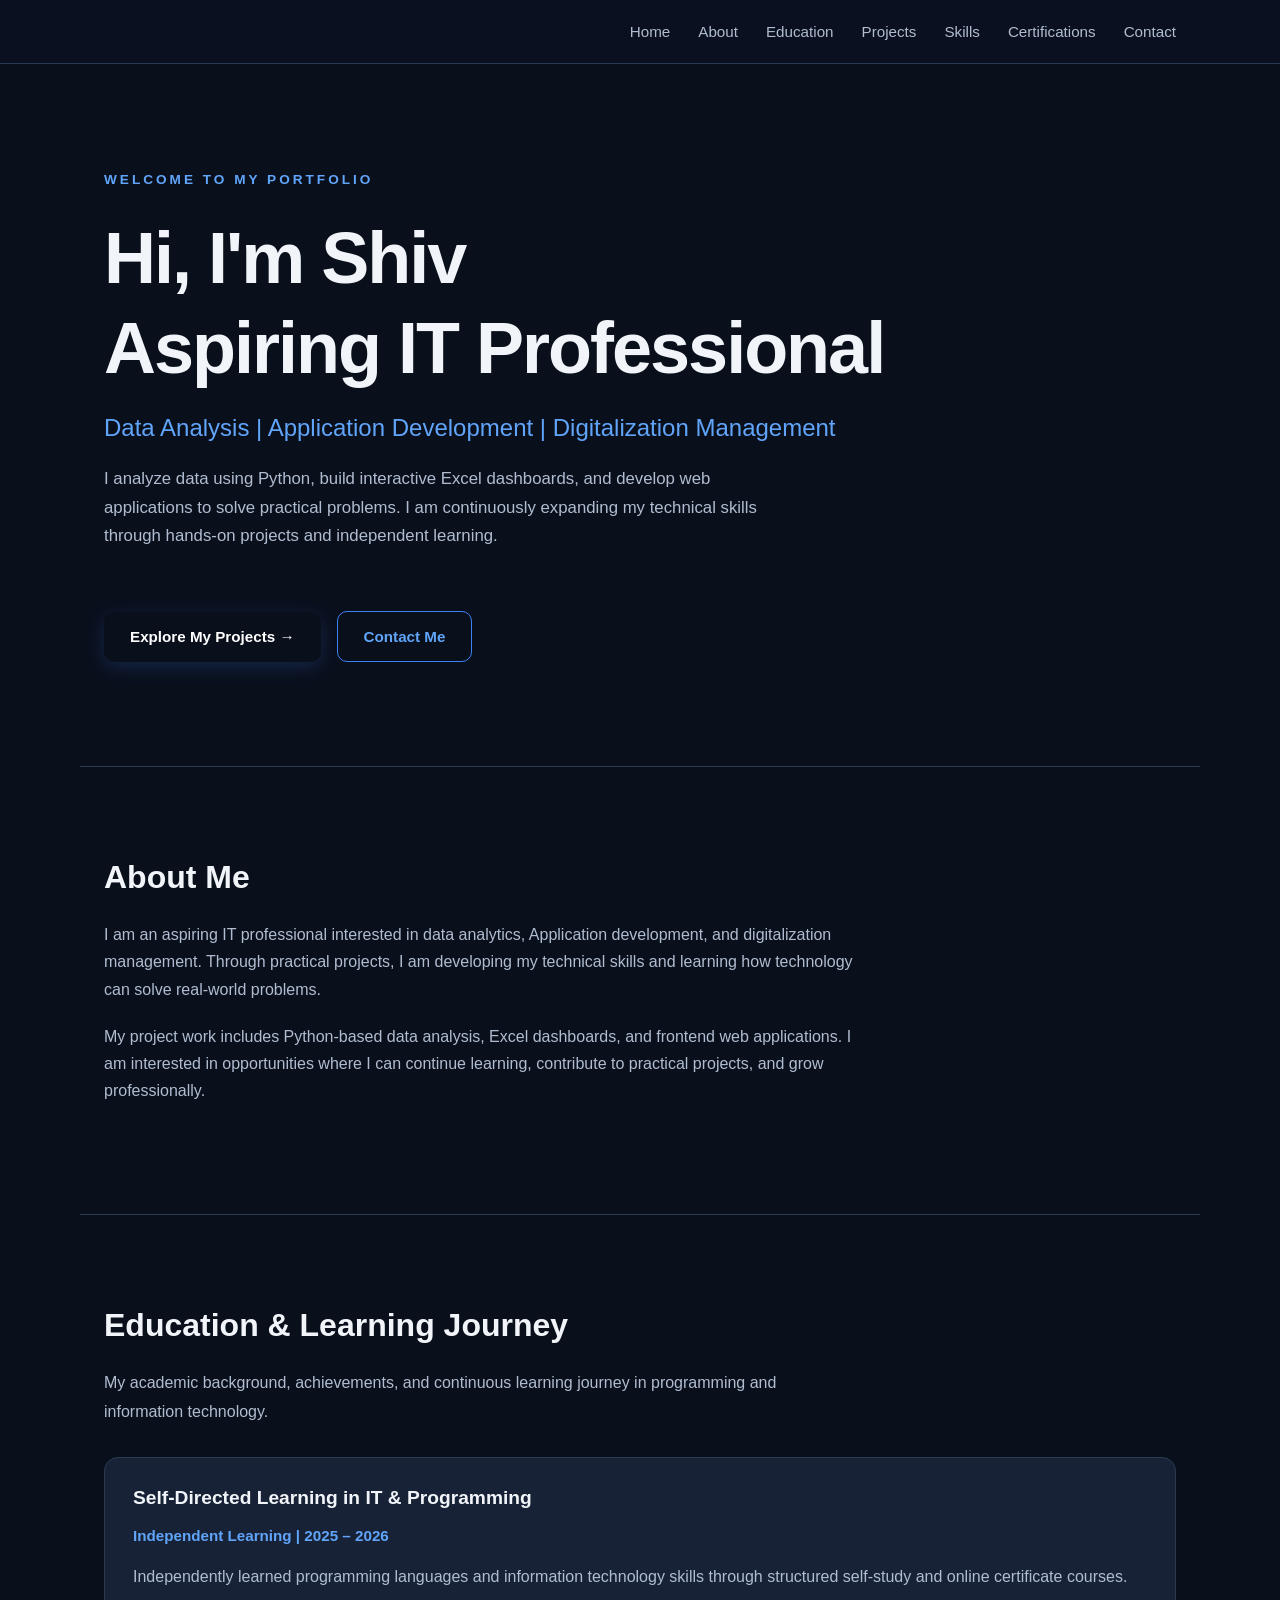
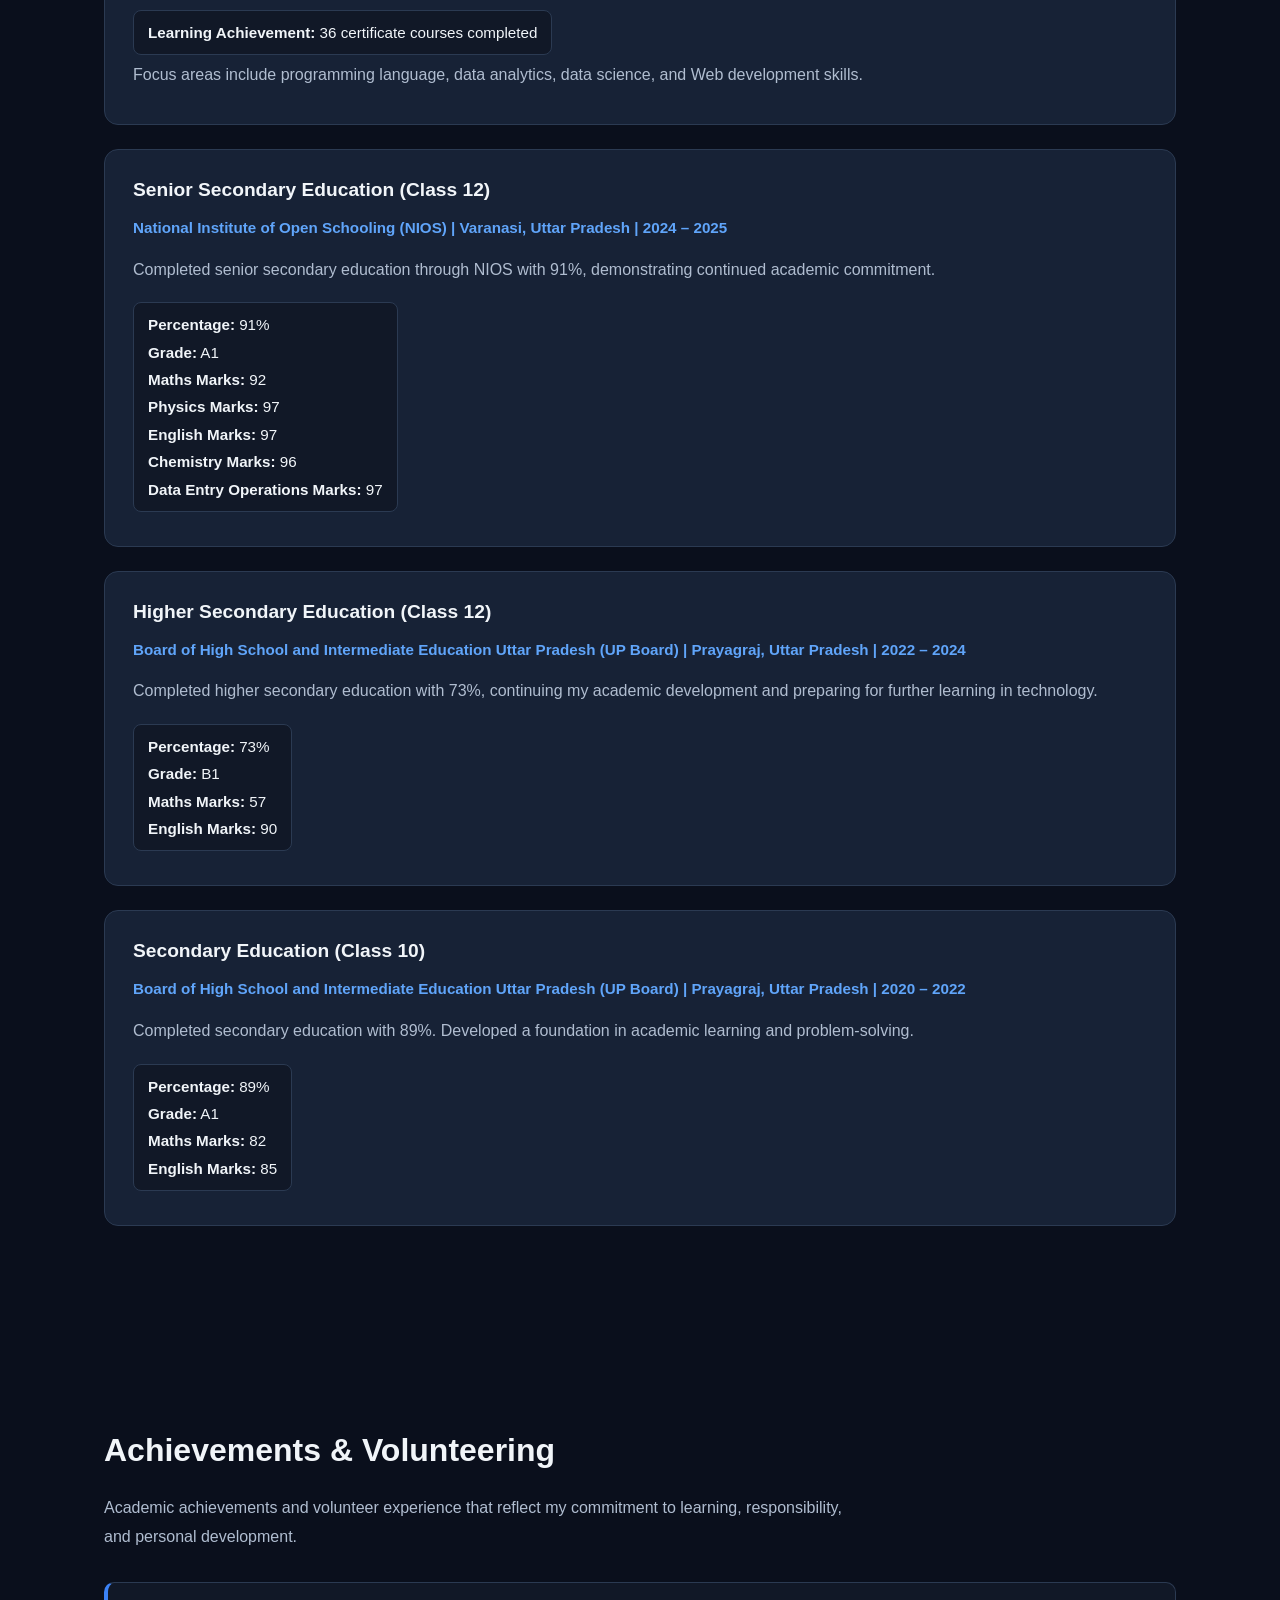
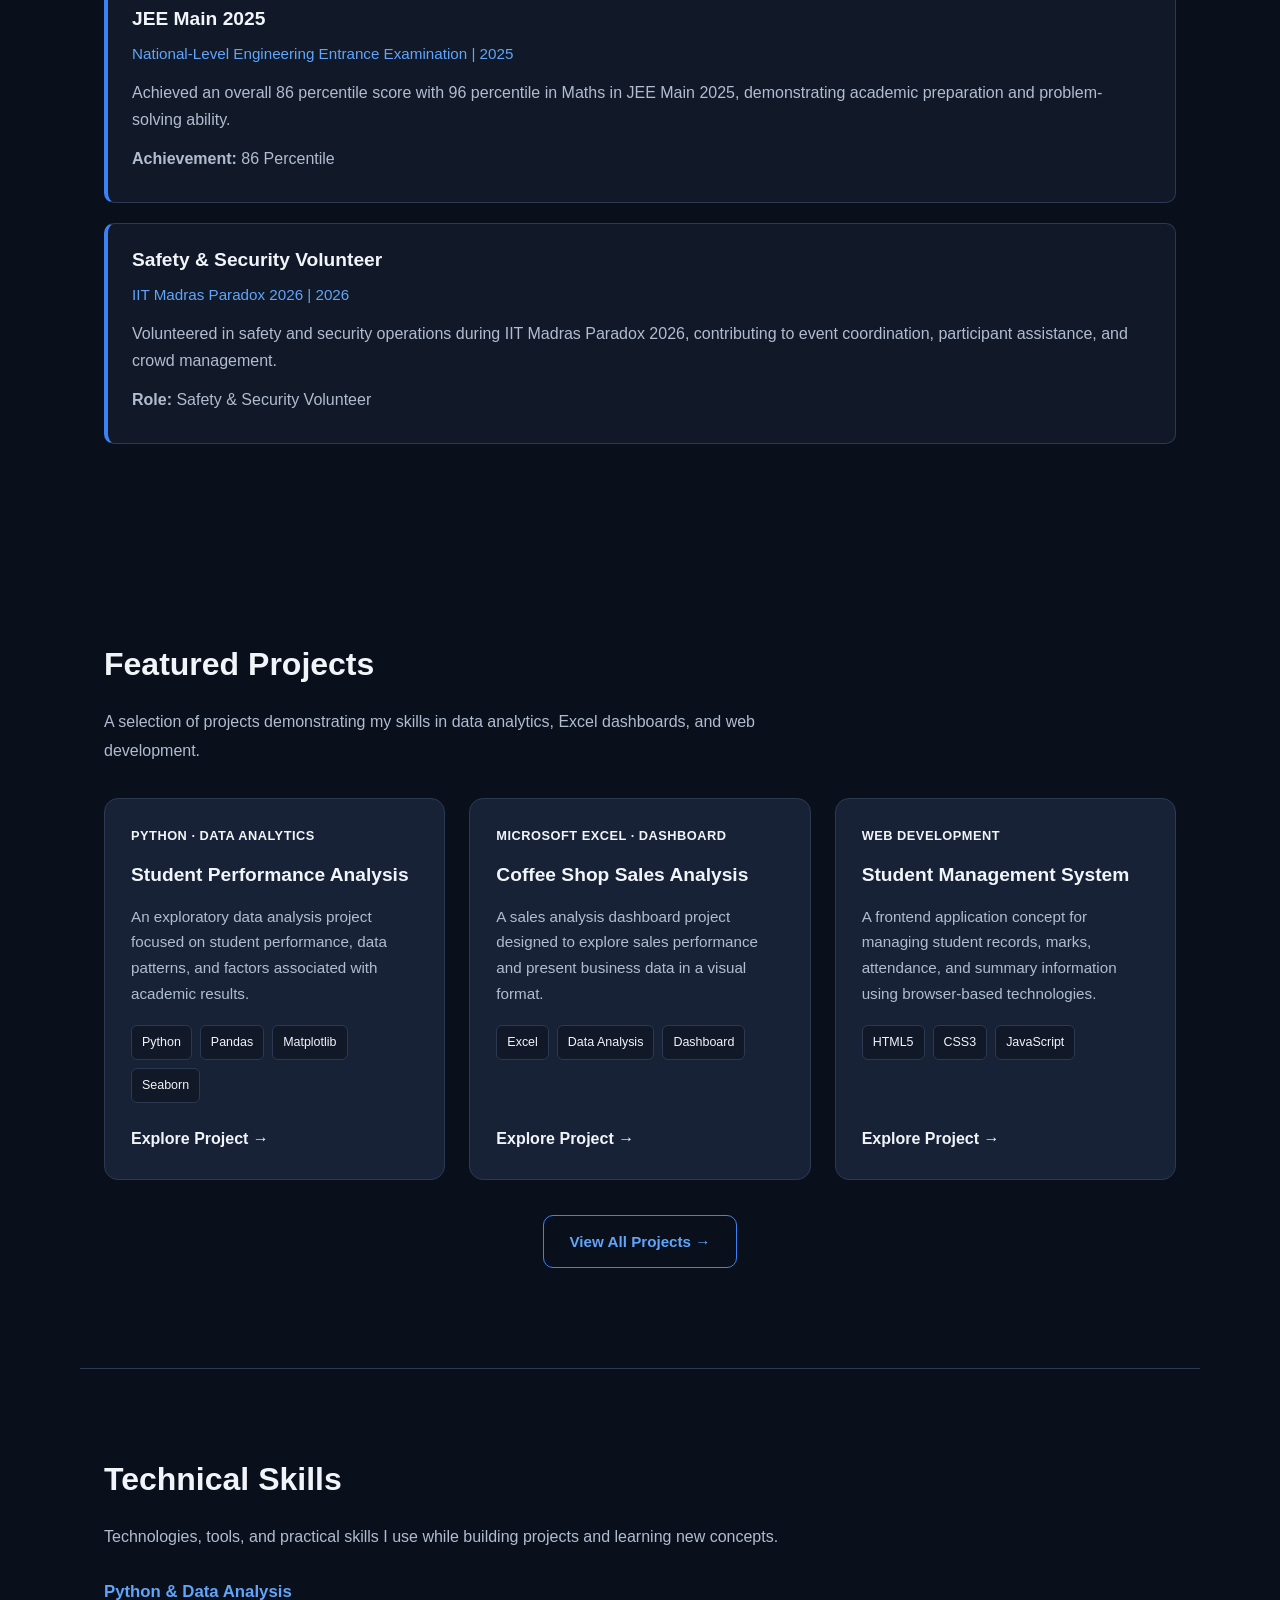
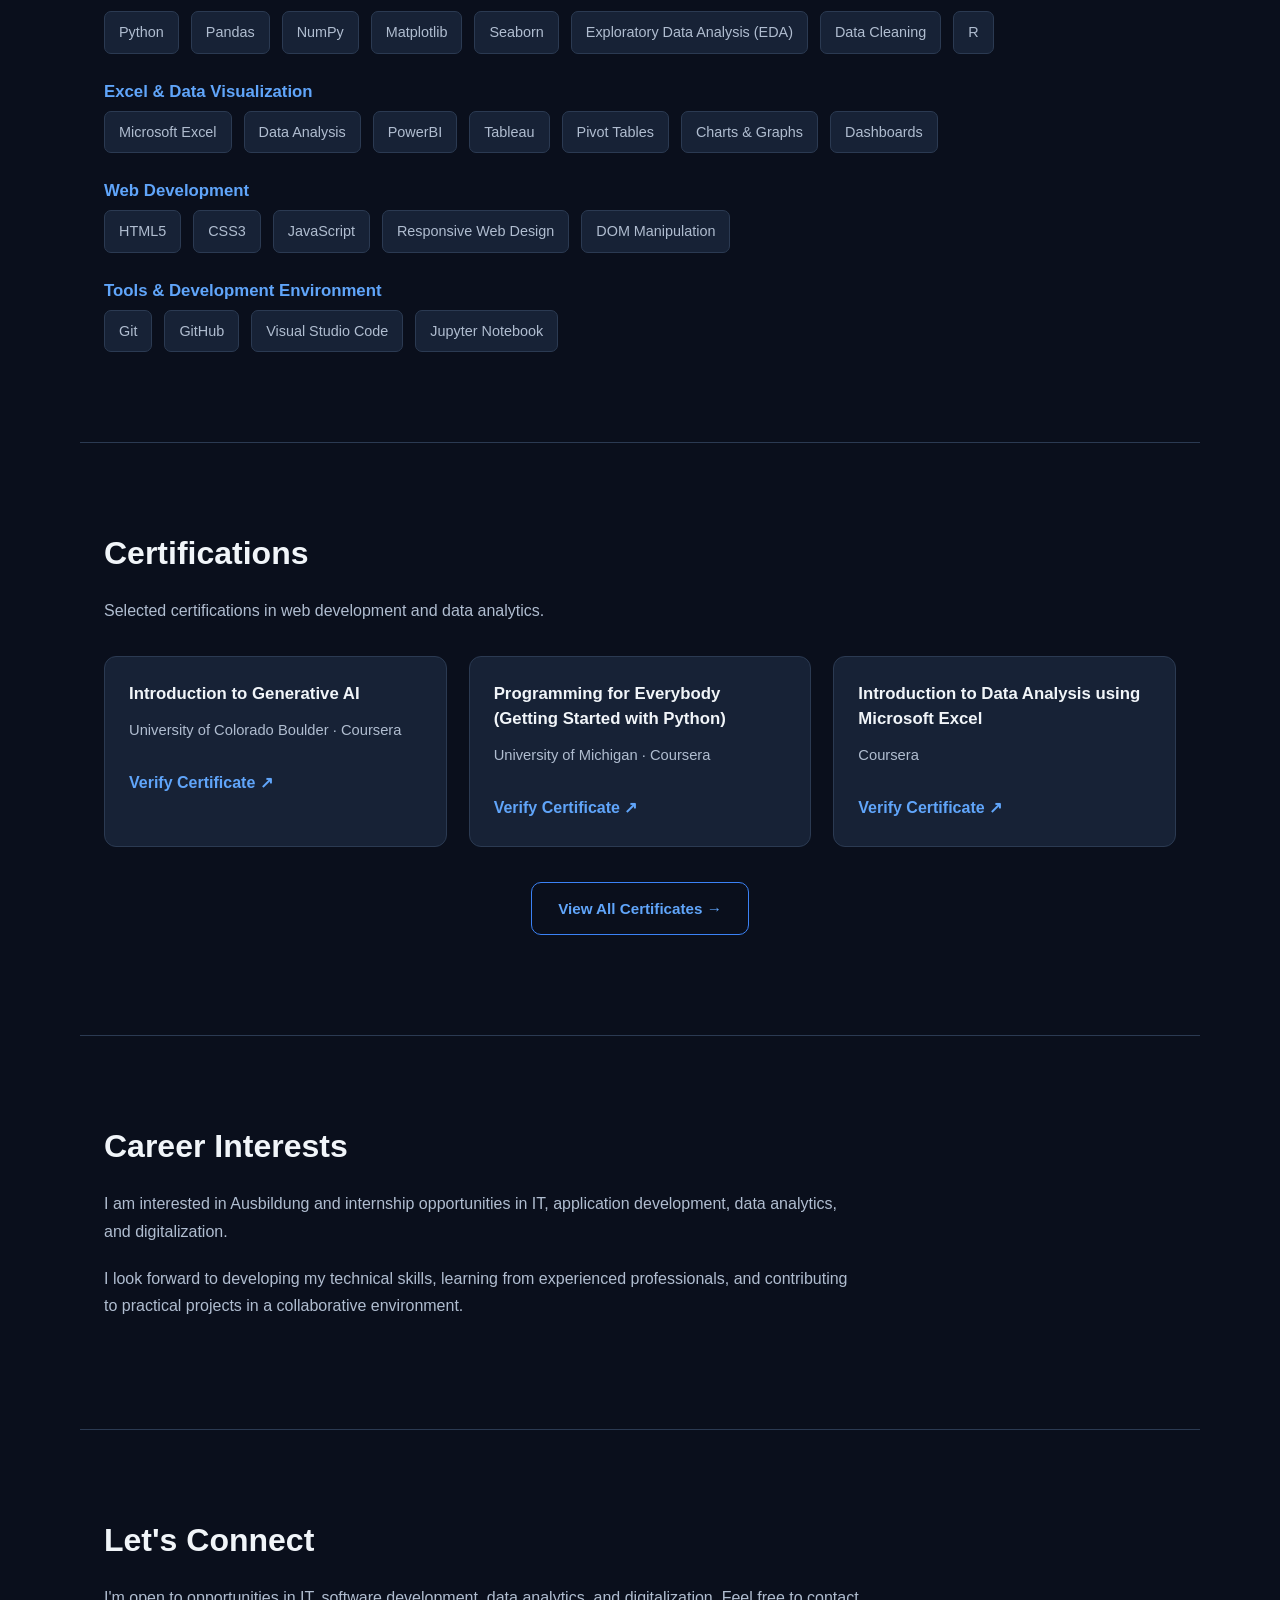
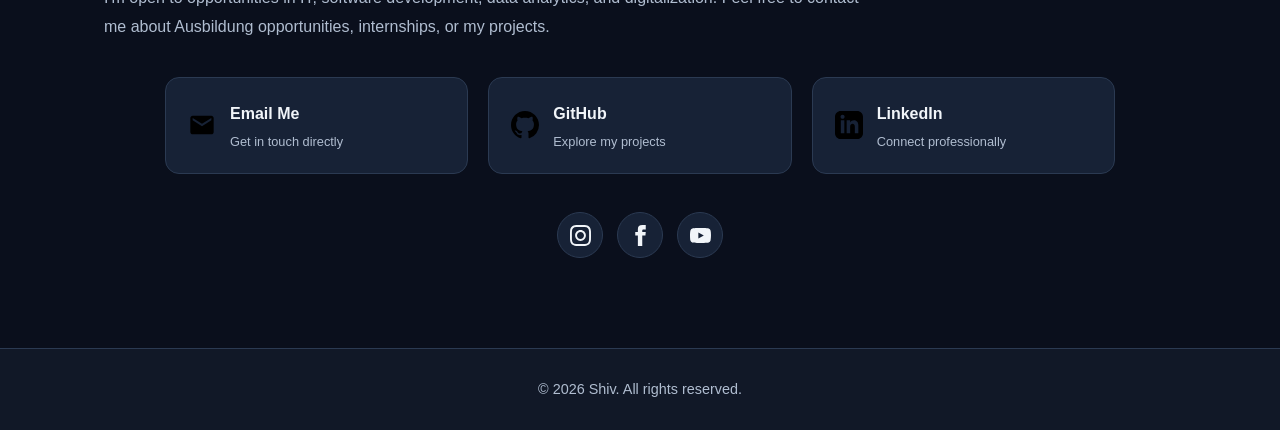
<file: index.html>
<!DOCTYPE html>

<head>
    <!-- Define character encoding -->
    <meta charset="UTF-8">

    <!-- Make the website responsive on mobile devices -->
    <meta name="viewport" content="width=device-width, initial-scale=1.0">

    <!-- Website title shown in the browser tab -->
    <title>Shiv Kumar Yadav | IT, Data Analytics & Application Development</title>

    <!-- Website favicon shown in the browser tab -->
<link rel="icon" type="image/svg+xml" href="assets/icons/favicon.svg">

    <!-- Description for search engines -->
    <meta name="description"
   content="Explore Shiv Kumar Yadav's portfolio featuring Python programming, data analytics, Excel dashboards, 
   web development projects, technical skills, and certifications.">
    <!-- Connect the main CSS stylesheet -->
    <link rel="stylesheet" href="css/style.css">
</head>



<!-- =========================================
     HEADER AND NAVIGATION
     ========================================= -->

<header>
    <nav>

        <!-- Website logo -->
        <a href="index.html" class="logo">
            <!-- Add your name or logo here later -->
            
        </a>

        <!-- Main navigation links in the requested order -->
        <ul>
            <!-- 1. Home -->
            <li><a href="#home">Home</a></li>

            <!-- 2. About -->
            <li><a href="#about">About</a></li>

            <!-- 3. Education -->
            <li><a href="#education">Education</a></li>

            <!-- 4. Projects -->
            <a href="#projects">Projects</a>

            <!-- 5. Skills -->
            <li><a href="#skills">Skills</a></li>

            <!-- 6. Certifications -->
            <li><a href="#certifications">Certifications</a></li>

            <!-- 7. Contact -->
            <li><a href="#contact">Contact</a></li>
        </ul>

    </nav>
</header>


    <!-- =========================================
         MAIN CONTENT
    ========================================== -->

    <main>

        <!-- =====================================
     1. HERO SECTION
     ===================================== -->

<section id="home">

    <!-- Introductory label -->
    <p class="hero-label">WELCOME TO MY PORTFOLIO</p>

    <!-- Main heading -->
    <h1>
        Hi, I'm Shiv
        <br>
        <span>Aspiring IT Professional</span>
    </h1>

    <!-- Professional interests -->
    <h2>
        Data Analysis <span aria-hidden="true">|</span>
        Application Development <span aria-hidden="true">|</span>
        Digitalization Management
    </h2>

    <!-- Short professional introduction -->
    <p>
        I analyze data using Python, build interactive Excel dashboards,
        and develop web applications to solve practical problems.
        I am continuously expanding my technical skills through
        hands-on projects and independent learning.
    </p>

    <!-- Primary hero actions -->
    <div class="hero-actions">

        <!-- Navigate to the projects section on the homepage -->
        <a href="#projects" class="btn btn-primary">
            Explore My Projects →
        </a>

        <!-- Navigate to the contact section on the homepage -->
        <a href="#contact" class="btn btn-secondary">
            Contact Me
        </a>

    </div>

</section>


        <!-- =====================================
             2. ABOUT SECTION
        ====================================== -->

        <section id="about">

            <h2>About Me</h2>

            <p>
                I am an aspiring IT professional interested in data
                analytics, Application development, and digitalization management.
                Through practical projects, I am developing my technical
                skills and learning how technology can solve
                real-world problems.
            </p>

            <p>
                My project work includes Python-based data analysis,
                Excel dashboards, and frontend web applications.
                I am interested in opportunities where I can continue
                learning, contribute to practical projects, and grow
                professionally.
            </p>

        </section>


       
<!-- =====================================
     3. EDUCATION SECTION
====================================== -->

<section id="education">

    <!-- Section heading and introduction -->
    <h2>Education & Learning Journey</h2>

    <p class="section-description">
        My academic background, achievements, and continuous
        learning journey in programming and information technology.
    </p>


    


    <!-- Education Card 1: Self-Directed Learning -->
    <div class="education-card">

        <h3>Self-Directed Learning in IT & Programming</h3>

        <p class="education-meta">
            Independent Learning |
            2025 – 2026
        </p>

        <p>
            Independently learned programming languages and
            information technology skills through structured
            self-study and online certificate courses.
        </p>

        <p class="education-result">
            <strong>Learning Achievement:</strong>
            36 certificate courses completed
        </p>

        <p>
            Focus areas include programming language, data analytics, data science, and Web development skills.
        </p>

    </div>


    <!-- Education Card 2: Class 12, NIOS Board -->
    <div class="education-card">

        <h3>Senior Secondary Education (Class 12)</h3>

        <p class="education-meta">
            National Institute of Open Schooling (NIOS) |
            Varanasi, Uttar Pradesh |
            2024 – 2025
        </p>

        <p>
            Completed senior secondary education through NIOS
            with 91%, demonstrating continued academic commitment.
        </p>

        <p class="education-result">
            <strong>Percentage:</strong> 91% <br>
            <strong>Grade:</strong> A1 <br>
            <strong>Maths Marks:</strong> 92 <br>
            <strong>Physics  Marks:</strong> 97 <br>
            <strong>English Marks:</strong> 97 <br>
            <strong>Chemistry Marks:</strong> 96 <br>
            <strong>Data Entry Operations Marks:</strong> 97
        </p>

    </div>



    <!-- Education Card 3: Class 12, UP Board -->
    <div class="education-card">

        <h3>Higher Secondary Education (Class 12)</h3>

        <p class="education-meta">
            Board of High School and Intermediate Education Uttar Pradesh (UP Board) |
            Prayagraj, Uttar Pradesh |
            2022 – 2024
        </p>

        <p>
            Completed higher secondary education with 73%,
            continuing my academic development and preparing
            for further learning in technology.
        </p>

        <p class="education-result">
            <strong>Percentage:</strong> 73% <br>
            <strong>Grade:</strong> B1 <br>
            <strong>Maths Marks:</strong> 57 <br>
            <strong>English Marks:</strong> 90
        </p>

    </div>


    <!-- Education Card 1: Class 10 -->
    <div class="education-card">

        <h3>Secondary Education (Class 10)</h3>

        <p class="education-meta">
            Board of High School and Intermediate Education Uttar Pradesh (UP Board) |
            Prayagraj, Uttar Pradesh |
            2020 – 2022
        </p>

        <p>
            Completed secondary education with 89%.
            Developed a foundation in academic learning
            and problem-solving.
        </p>

        <p class="education-result">
            <strong>Percentage:</strong> 89% <br>
            <strong>Grade:</strong> A1 <br>
            <strong>Maths Marks:</strong> 82 <br>
            <strong>English Marks:</strong> 85 <br>
        </p>

    </div>


</section>

        
<!-- ============================================
     ACHIEVEMENTS & VOLUNTEERING SECTION
     ============================================ -->

<section id="achievements">

    <!-- Section heading and introduction -->
    <h2>Achievements & Volunteering</h2>

    <p class="section-description">
        Academic achievements and volunteer experience
        that reflect my commitment to learning,
        responsibility, and personal development.
    </p>

    <!-- Achievement 1: JEE Main -->
    <div class="education-card achievement-card">

        <h3>JEE Main 2025</h3>

        <p class="education-meta">
            National-Level Engineering Entrance Examination |
            2025
        </p>

        <p>
            Achieved an overall 86 percentile score  with 96 percentile in Maths in JEE Main 2025,
            demonstrating academic preparation and
            problem-solving ability.
        </p>

        <p class="education-result">
            <strong>Achievement:</strong> 86 Percentile
        </p>

    </div>

    <!-- Achievement 2: IIT Madras Paradox volunteer experience -->
    <div class="education-card achievement-card">

        <h3>Safety & Security Volunteer</h3>

        <p class="education-meta">
            IIT Madras Paradox 2026 |
            2026
        </p>

        <p>
            Volunteered in safety and security operations
            during IIT Madras Paradox 2026, contributing
            to event coordination, participant assistance,
            and crowd management.
        </p>

        <p class="education-result">
            <strong>Role:</strong> Safety & Security Volunteer
        </p>

        <!-- Add a certificate link here later, if appropriate -->

    </div>

</section>




<!-- Featured Projects section: Highlight practical work across different skills -->
<section id="projects" class="section">
    <div class="container">
        <h2>Featured Projects</h2>

        <p class="section-description">
            A selection of projects demonstrating my skills in data analytics,
            Excel dashboards, and web development.
        </p>

        <div class="featured-projects-grid">

            <!-- Project 1: Python Data Analysis -->
            <article class="featured-project-card">
                <div class="project-category">Python · Data Analytics</div>

                <h3>Student Performance Analysis</h3>

                <p>
                    An exploratory data analysis project focused on student
                    performance, data patterns, and factors associated with
                    academic results.
                </p>

                <div class="project-tags">
                    <span>Python</span>
                    <span>Pandas</span>
                    <span>Matplotlib</span>
                    <span>Seaborn</span>
                </div>

                <a
                    href="projects.html"
                    class="project-card-link"
                >
                    Explore Project →
                </a>
            </article>

            <!-- Project 2: Excel Dashboard -->
            <article class="featured-project-card">
                <div class="project-category">Microsoft Excel · Dashboard</div>

                <h3>Coffee Shop Sales Analysis</h3>

                <p>
                    A sales analysis dashboard project designed to explore
                    sales performance and present business data in a visual
                    format.
                </p>

                <div class="project-tags">
                    <span>Excel</span>
                    <span>Data Analysis</span>
                    <span>Dashboard</span>
                </div>

                <a
                    href="projects.html"
                    class="project-card-link"
                >
                    Explore Project →
                </a>
            </article>

            <!-- Project 3: Frontend Web Development -->
            <article class="featured-project-card">
                <div class="project-category">Web Development</div>

                <h3>Student Management System</h3>

                <p>
                    A frontend application concept for managing student
                    records, marks, attendance, and summary information
                    using browser-based technologies.
                </p>

                <div class="project-tags">
                    <span>HTML5</span>
                    <span>CSS3</span>
                    <span>JavaScript</span>
                </div>

                <a
                    href="projects.html"
                    class="project-card-link"
                >
                    Explore Project →
                </a>
            </article>

        </div>

        <!-- Link to the complete projects collection -->
        <div class="featured-projects-action">
            <a href="projects.html" class="btn btn-secondary">
                View All Projects →
            </a>
        </div>
    </div>
</section>



<!-- =====================================
     5. TECHNICAL SKILLS SECTION
     ===================================== -->

<section id="skills">

    <!-- Section heading and introduction -->
    <h2>Technical Skills</h2>

    <p class="section-description">
        Technologies, tools, and practical skills I use
        while building projects and learning new concepts.
    </p>

    <!-- Category 1: Python programming and data analysis -->
    <div class="skill-group">

        <h3>Python & Data Analysis</h3>

        <div class="skill-tags">
            <span>Python</span>
            <span>Pandas</span>
            <span>NumPy</span>
            <span>Matplotlib</span>
            <span>Seaborn</span>
            <span>Exploratory Data Analysis (EDA)</span>
            <span>Data Cleaning</span>
            <span>R</span>
        </div>

    </div>

    <!-- Category 2: Excel and data visualization -->
    <div class="skill-group">

        <h3>Excel & Data Visualization</h3>

        <div class="skill-tags">
            <span>Microsoft Excel</span>
            <span>Data Analysis</span>
            <span>PowerBI</span>
            <span>Tableau</span>
            <span>Pivot Tables</span>
            <span>Charts & Graphs</span>
            <span>Dashboards</span>
        </div>

    </div>

    <!-- Category 3: Front-end web development -->
    <div class="skill-group">

        <h3>Web Development</h3>

        <div class="skill-tags">
            <span>HTML5</span>
            <span>CSS3</span>
            <span>JavaScript</span>
            <span>Responsive Web Design</span>
            <span>DOM Manipulation</span>
        </div>

    </div>

    <!-- Category 4: Development tools and version control -->
    <div class="skill-group">

        <h3>Tools & Development Environment</h3>

        <div class="skill-tags">
            <span>Git</span>
            <span>GitHub</span>
            <span>Visual Studio Code</span>
            <span>Jupyter Notebook</span>
        </div>

    </div>

</section>



        <!-- Certifications section: Two web development certificates and one data analysis certificate -->
<section id="certifications" class="section">
    <div class="container">
        <h2>Certifications</h2>

        <p class="section-description">
            Selected certifications in web development and data analytics.
        </p>

        <div class="certifications-grid">

            <!-- Certificate 1: JavaScript -->
            <article class="certification-card">
                <h3>Introduction to Generative AI</h3>
                <p class="certification-provider">
                    University of Colorado Boulder · Coursera
                </p>
                <a
                    href="https://www.coursera.org/account/accomplishments/verify/P5O3FQPSQKV1"
                    target="_blank"
                    rel="noopener noreferrer"
                >
                    Verify Certificate ↗
                </a>
            </article>

            <!-- Certificate 2: HTML and CSS -->
            <article class="certification-card">
                <h3>Programming for Everybody (Getting Started with Python)</h3>
                <p class="certification-provider">
                    University of Michigan · Coursera
                </p>
                <a
                    href="https://www.coursera.org/account/accomplishments/verify/LO1GB48L0LHB"
                    target="_blank"
                    rel="noopener noreferrer"
                >
                    Verify Certificate ↗
                </a>
            </article>

            <!-- Certificate 3: Data Analysis -->
            <article class="certification-card">
                <h3>Introduction to Data Analysis using Microsoft Excel</h3>
                <p class="certification-provider">
                    Coursera
                </p>
                <a
                    href="https://www.coursera.org/account/accomplishments/verify/R870ZOKE4PAX"
                    target="_blank"
                    rel="noopener noreferrer"
                >
                    Verify Certificate ↗
                </a>
            </article>

        </div>

        <!-- Link to the full certificate collection -->
        <div class="certifications-action">
            <a href="certifications.html" class="btn btn-secondary">
                View All Certificates →
            </a>
        </div>
    </div>
</section>
           

            
    


       

        <!-- =====================================
             7. CAREER INTERESTS SECTION
        ====================================== -->

        <section id="career-interests">

            <h2>Career Interests</h2>

            <p>
                I am interested in Ausbildung and internship opportunities
                in IT, application development, data analytics,
                and digitalization.
            </p>

            <p>
                I look forward to developing my technical skills,
                learning from experienced professionals, and contributing
                to practical projects in a collaborative environment.
            </p>

        </section>


    
      

    
<!-- ============================================
     CONTACT SECTION
     Professional contact links and social profiles
============================================= -->

<section id="contact">

    <!-- Section heading -->
    <h2>Let's Connect</h2>

    <!-- Introduction for recruiters and visitors -->
    <p class="section-description">
        I'm open to opportunities in IT, software development,
        data analytics, and digitalization. Feel free to contact
        me about Ausbildung opportunities, internships, or my projects.
    </p>

    <!-- Primary professional contact links -->
    <div class="contact-primary-links">

        <!-- Email contact: Open Gmail in a new browser tab -->
<a
    href="https://mail.google.com/mail/?view=cm&amp;fs=1&amp;to=werk.shiv%40gmail.com"
    class="contact-primary-btn email"
    target="_blank"
    rel="noopener noreferrer"
    aria-label="Send an email to Shiv using Gmail"
>
    <!-- Email icon -->
    <svg viewBox="0 0 24 24" aria-hidden="true">
        <path d="M20 4H4c-1.1 0-1.99.9-1.99 2L2 18c0 1.1.9 2 2 2h16c1.1 0 2-.9 2-2V6c0-1.1-.9-2-2-2zm0 4l-8 5-8-5V6l8 5 8-5v2z"/>
    </svg>

    <!-- Email button text -->
    <span>
        <strong>Email Me</strong>
        <small>Get in touch directly</small>
    </span>
</a>

        <!-- GitHub profile -->
        <a href="https://github.com/yadavshivkumar"
           target="_blank"
           rel="noopener noreferrer"
           class="contact-primary-btn github">

            <svg viewBox="0 0 24 24" aria-hidden="true">
                <path d="M12 0C5.37 0 0 5.37 0 12c0 5.31 3.435 9.795 8.205 11.385.6.105.825-.255.825-.57 0-.285-.015-1.23-.015-2.235-3.015.555-3.795-.735-4.035-1.41-.135-.345-.72-1.41-1.23-1.695-.42-.225-1.02-.78-.015-.795.945-.015 1.62.87 1.845 1.23 1.08 1.815 2.805 1.305 3.495.99.105-.78.42-1.305.765-1.605-2.67-.3-5.46-1.335-5.46-5.925 0-1.305.465-2.385 1.23-3.225-.12-.3-.54-1.53.12-3.18 0 0 1.005-.315 3.3 1.23.96-.27 1.98-.405 3-.405s2.04.135 3 .405c2.295-1.56 3.3-1.23 3.3-1.23.66 1.65.12 2.88.12 3.18.765.84 1.23 1.905 1.23 3.225 0 4.605-2.805 5.625-5.475 5.925.435.375.81 1.095.81 2.22 0 1.605-.015 2.895-.015 3.3 0 .315.225.69.825.57A12.02 12.02 0 0024 12c0-6.63-5.37-12-12-12z"/>
            </svg>

            <span>
                <strong>GitHub</strong>
                <small>Explore my projects</small>
            </span>
        </a>

        <!-- LinkedIn profile -->
        <a href="https://www.linkedin.com/in/yadavshivkumar"
           target="_blank"
           rel="noopener noreferrer"
           class="contact-primary-btn linkedin">

            <svg viewBox="0 0 24 24" aria-hidden="true">
                <path d="M19 0h-14c-2.761 0-5 2.239-5 5v14c0 2.761 2.239 5 5 5h14c2.762 0 5-2.239 5-5v-14c0-2.761-2.238-5-5-5zm-11 19h-3v-11h3v11zm-1.5-12.268c-.966 0-1.75-.79-1.75-1.764s.784-1.764 1.75-1.764 1.75.79 1.75 1.764-.783 1.764-1.75 1.764zm13.5 12.268h-3v-5.604c0-3.368-4-3.113-4 0v5.604h-3v-11h3v1.765c1.396-2.586 7-2.777 7 2.476v6.759z"/>
            </svg>

            <span>
                <strong>LinkedIn</strong>
                <small>Connect professionally</small>
            </span>
        </a>

    </div>

    <!-- Secondary social media profiles -->
    <div class="contact-social-section">

        

        <div class="contact-social-links">

            <!-- Instagram profile -->
            <a href="https://www.instagram.com/_mr_shivvv/"
               target="_blank"
               rel="noopener noreferrer"
               class="contact-social-icon instagram"
               aria-label="Instagram profile"
               title="Instagram">

                <svg viewBox="0 0 24 24" aria-hidden="true">
                    <path d="M12 2.163c3.204 0 3.584.012 4.85.07 3.252.148 4.771 1.691 4.919 4.919.058 1.265.069 1.645.069 4.849 0 3.205-.012 3.584-.069 4.849-.149 3.225-1.664 4.771-4.919 4.919-1.266.058-1.644.07-4.85.07-3.204 0-3.584-.012-4.849-.07-3.26-.149-4.771-1.699-4.919-4.92-.058-1.265-.07-1.644-.07-4.849 0-3.204.013-3.583.07-4.849.149-3.227 1.664-4.771 4.919-4.919 1.266-.057 1.645-.069 4.849-.069zm0-2.163c-3.259 0-3.667.014-4.947.072-4.358.2-6.78 2.618-6.98 6.98-.059 1.281-.073 1.689-.073 4.948 0 3.259.014 3.668.072 4.948.2 4.358 2.618 6.78 6.98 6.98 1.281.058 1.689.072 4.948.072 3.259 0 3.668-.014 4.948-.072 4.354-.2 6.782-2.618 6.979-6.98.059-1.28.073-1.689.073-4.948 0-3.259-.014-3.667-.072-4.947-.196-4.354-2.617-6.78-6.979-6.98-1.281-.059-1.69-.073-4.949-.073zm0 5.838c-3.403 0-6.162 2.759-6.162 6.162s2.759 6.163 6.162 6.163 6.162-2.759 6.162-6.163c0-3.403-2.759-6.162-6.162-6.162zm0 10.162c-2.209 0-4-1.79-4-4 0-2.209 1.791-4 4-4s4 1.791 4 4c0 2.21-1.791 4-4 4z"/>
                       </svg>
            </a>

            <!-- Facebook profile -->
            <a href="https://www.facebook.com/mai.shivji/"
               target="_blank"
               rel="noopener noreferrer"
               class="contact-social-icon facebook"
               aria-label="Facebook profile"
               title="Facebook">

                <svg viewBox="0 0 24 24" aria-hidden="true">
                    <path d="M9 8H6v4h3v12h5V12h3.642L18 8h-4V6.333C14 5.37 14.5 5 15.5 5H18V0h-3.808C10.59 0 9 1.581 9 4.615V8z"/>
                </svg>
            </a>

            <!-- YouTube channel -->
            <a href="https://www.youtube.com/@lifeofshiivv"
               target="_blank"
               rel="noopener noreferrer"
               class="contact-social-icon youtube"
               aria-label="YouTube channel"
               title="YouTube">

                <svg viewBox="0 0 24 24" aria-hidden="true">
                    <path d="M23.498 6.186a3.016 3.016 0 0 0-2.122-2.136C19.505 3.545 12 3.545 12 3.545s-7.505 0-9.377.505A3.017 3.017 0 0 0 .502 6.186C0 8.07 0 12 0 12s0 3.93.502 5.814a3.016 3.016 0 0 0 2.122 2.136c1.871.505 9.376.505 9.376.505s7.505 0 9.377-.505a3.015 3.015 0 0 0 2.122-2.136C24 15.93 24 12 24 12s0-3.93-.502-5.814zM9.545 15.568V8.432L15.818 12l-6.273 3.568z"/>
                </svg>
            </a>

        </div>
    </div>

</section>


    </main>


    <!-- =========================================
         FOOTER
    ========================================== -->

    <footer>

        <p>
            &copy; 2026 Shiv. All rights reserved.
        </p>

    </footer>

        <!-- JavaScript file -->
    <script src="js/script.js"></script>


</body>

</html>
</file>
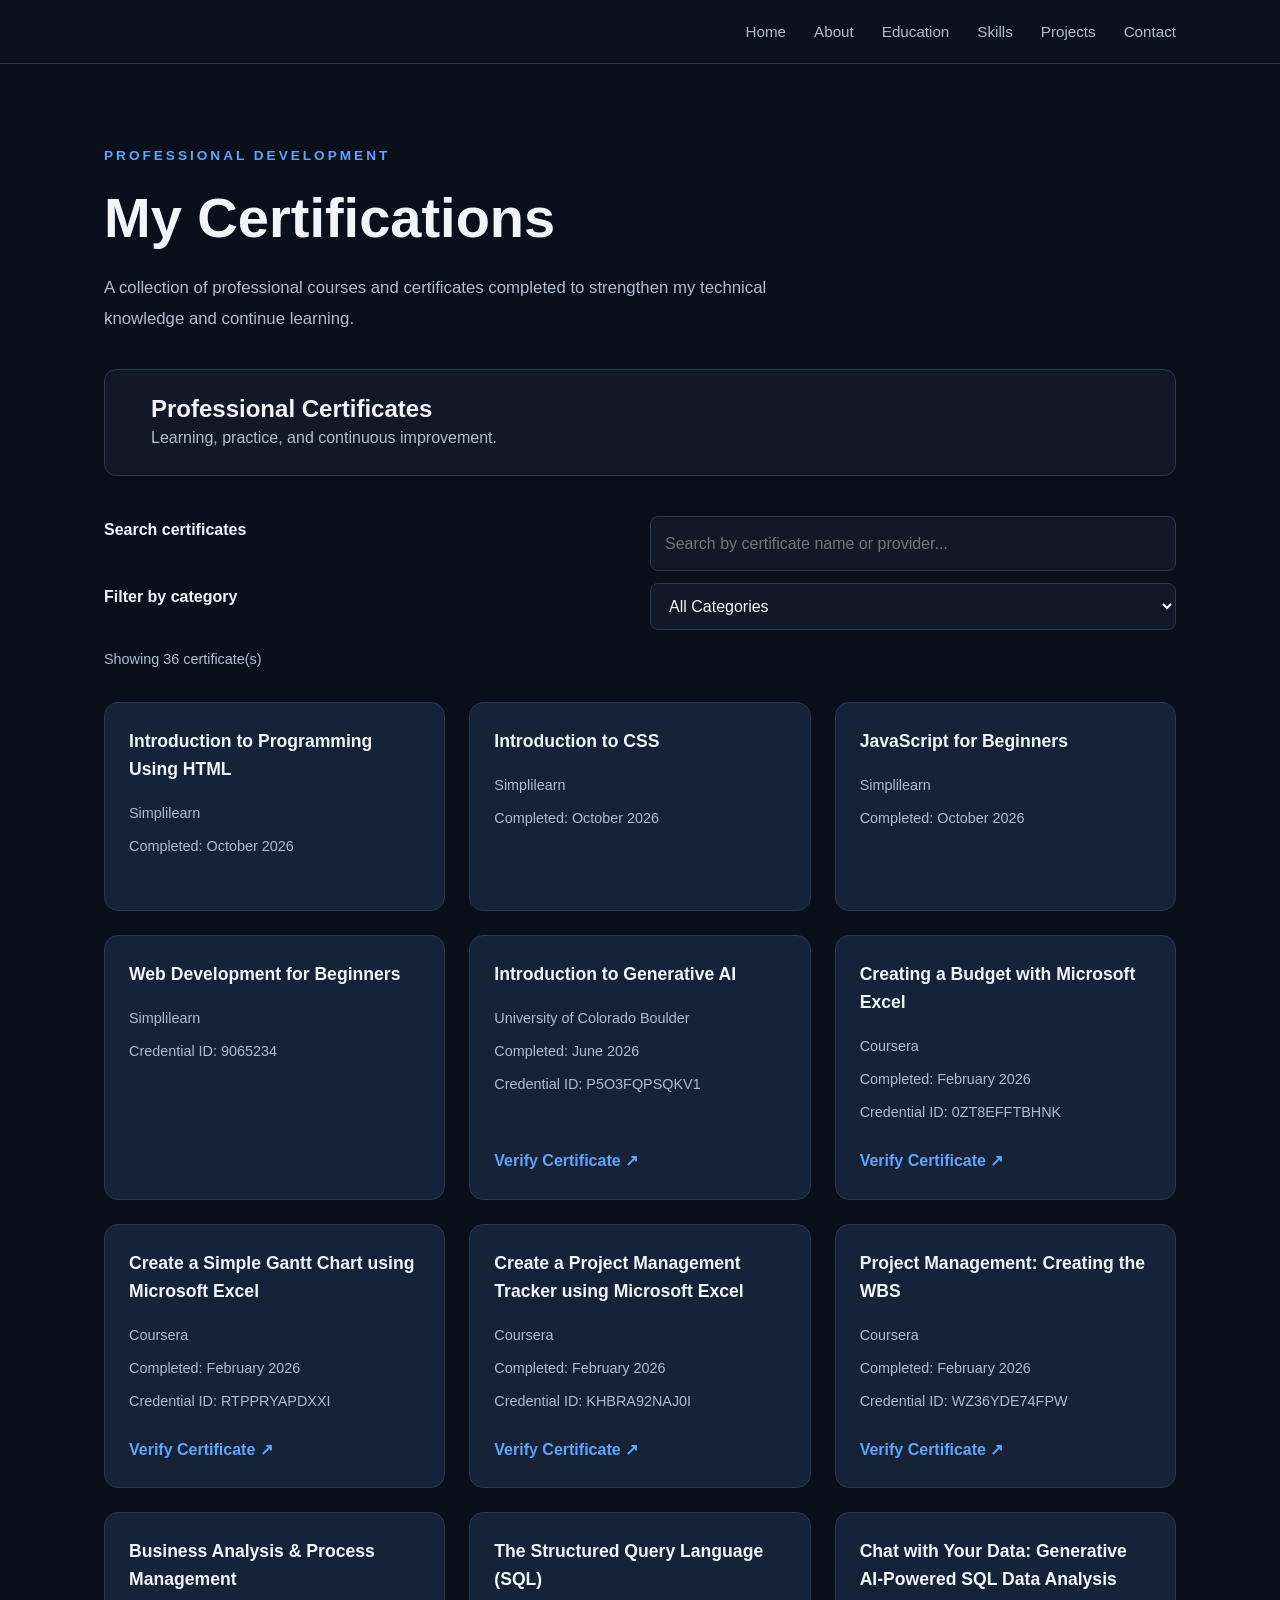
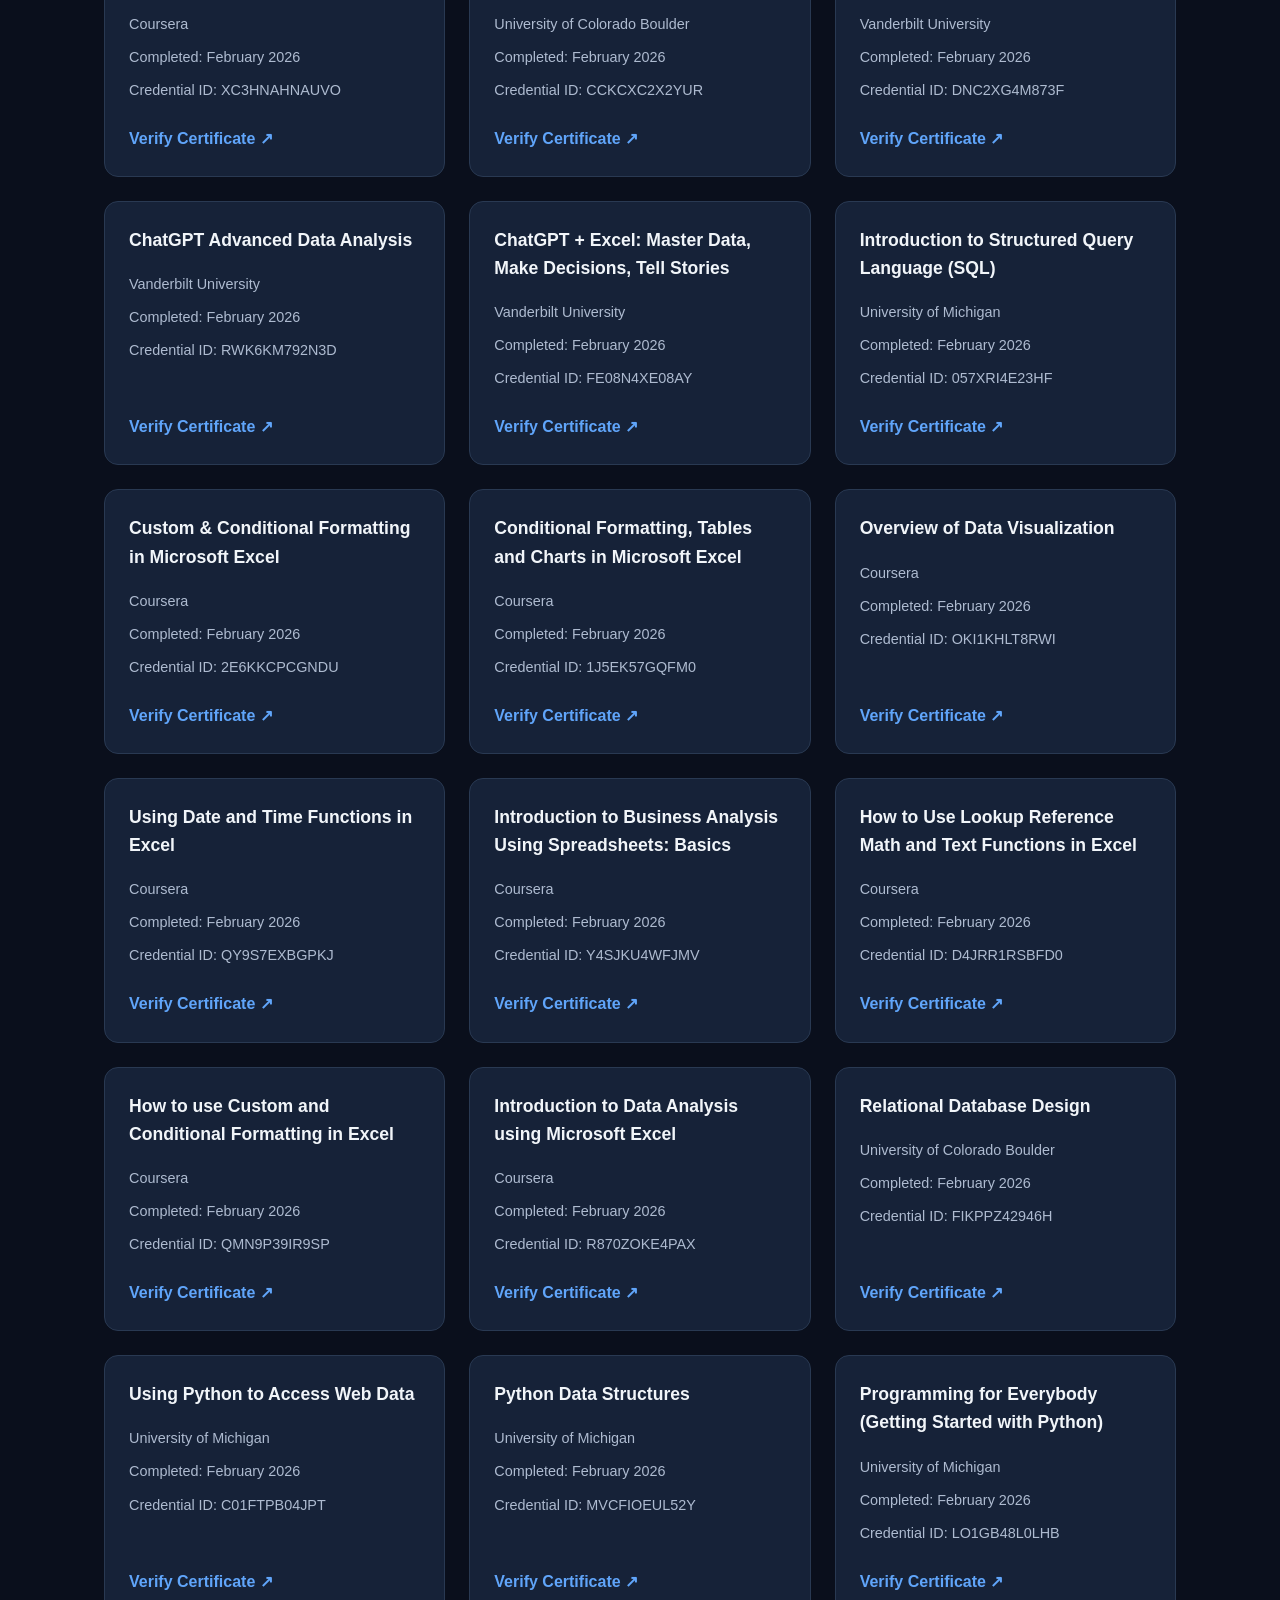
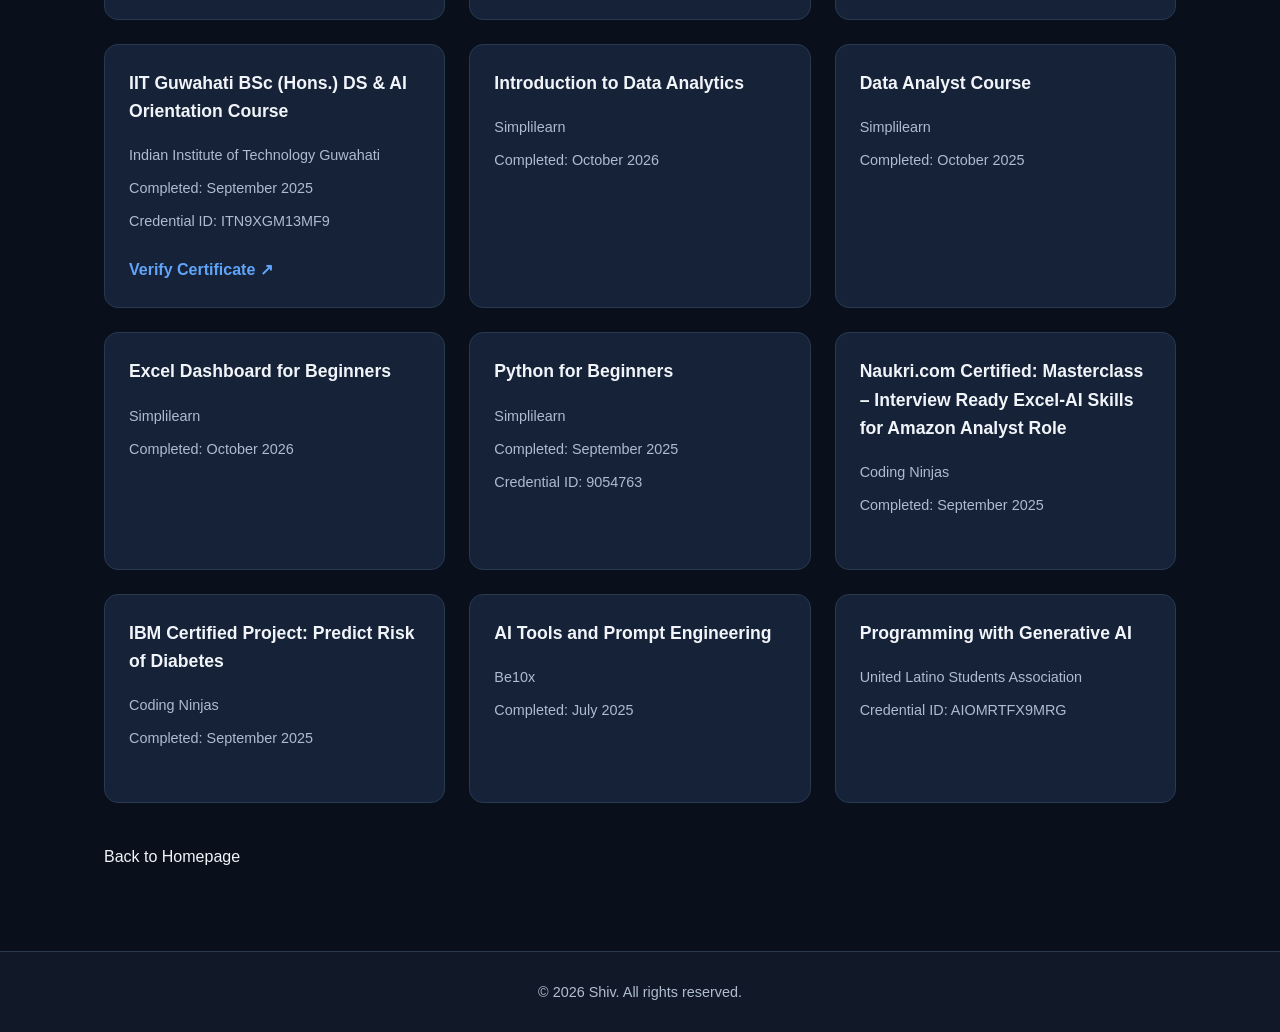
<file: certifications.html>
<!DOCTYPE html>
<html lang="en">

<head>
    <!-- Character encoding -->
    <meta charset="UTF-8">

    <!-- Responsive layout for mobile devices -->
    <meta name="viewport" content="width=device-width, initial-scale=1.0">

    <!-- Browser tab title -->
    <title>Certifications | Shiv</title>

    <!-- Website favicon shown in the browser tab -->
<link rel="icon" type="image/svg+xml" href="assets/icons/favicon.svg">

    <!-- Search engine description -->
    <meta name="description"
        content="Explore professional certificates and courses completed by Shiv in data analytics, programming, and web development.">

    <!-- Reuse the main portfolio design -->
    <link rel="stylesheet" href="css/style.css">

    <!-- Styles specific to the certifications page -->
    <link rel="stylesheet" href="css/certifications.css">
</head>

<body>

    <!-- =========================================
         HEADER
    ========================================== -->

    <header>
        <nav>

            <!-- Portfolio logo -->
            <a href="index.html" class="logo">
                <span></span>
            </a>

            <!-- Navigation links -->
            <ul>
                <li><a href="index.html#home">Home</a></li>
                <li><a href="index.html#about">About</a></li>
                <li><a href="index.html#education">Education</a></li>
                <li><a href="index.html#skills">Skills</a></li>
                <li><a href="projects.html">Projects</a></li>
                <li><a href="index.html#contact">Contact</a></li>
            </ul>

        </nav>
    </header>


    <!-- =========================================
         MAIN CONTENT
    ========================================== -->

    <main>

        <!-- Page introduction -->
        <section id="certifications-page">

            <p class="certifications-eyebrow">
                PROFESSIONAL DEVELOPMENT
            </p>

            <h1>My Certifications</h1>

            <p class="certifications-intro">
                A collection of professional courses and certificates
                completed to strengthen my technical knowledge
                and continue learning.
            </p>

            <!-- Certificate count -->
            <div class="certification-summary">

                <span class="certificate-count"></span>

                <div>
                    <h1 >Professional Certificates</h1>
                    <p>Learning, practice, and continuous improvement.</p>
                </div>

            </div>


            <!-- =====================================
                 SEARCH AND CATEGORY FILTERS
            ====================================== -->

            <div class="certification-controls">

                <!-- Search certificates by name or provider -->
                <label for="certificate-search">
                    Search certificates
                </label>

                <input
                    type="search"
                    id="certificate-search"
                    placeholder="Search by certificate name or provider..."
                    autocomplete="off"
                >

                <!-- Filter certificates by category -->
                <label for="certificate-category">
                    Filter by category
                </label>

                <select id="certificate-category">

                    <option value="all">All Categories</option>

                    <option value="data-analytics">
                        Data Analytics
                    </option>

                    <option value="programming">
                        Programming & Development
                    </option>

                    <option value="web-development">
                        Web Development
                    </option>

                    <option value="other">
                        Other Professional Skills
                    </option>

                </select>

                <!-- Number of visible certificates -->
                <p id="certificate-results" aria-live="polite">
                    Showing 3 sample certificates
                </p>

            </div>


            <!-- =====================================
                 CERTIFICATE GRID
            ====================================== -->

            <div class="all-certifications-grid" id="certificate-grid">

                <!-- JavaScript will insert all certificate cards here -->
<div id="certificate-grid" class="certifications-grid"></div>

            </div>


            <!-- Message displayed when there are no matches -->
            <p id="no-certificates" hidden>
                No certificates match your search.
                Try another search term or category.
            </p>


            <!-- Return to homepage -->
            <div class="back-home">

                <a href="index.html#certifications" class="btn btn-primary">
                    Back to Homepage
                </a>

            </div>

        </section>

    </main>


    <!-- =========================================
         FOOTER
    ========================================== -->

    <footer>

        <p>
            &copy; 2026 Shiv. All rights reserved.
        </p>

    </footer>


    <!-- Certificate search and filter functionality -->
    <script src="js/certifications.js"></script>

</body>

</html>
</file>
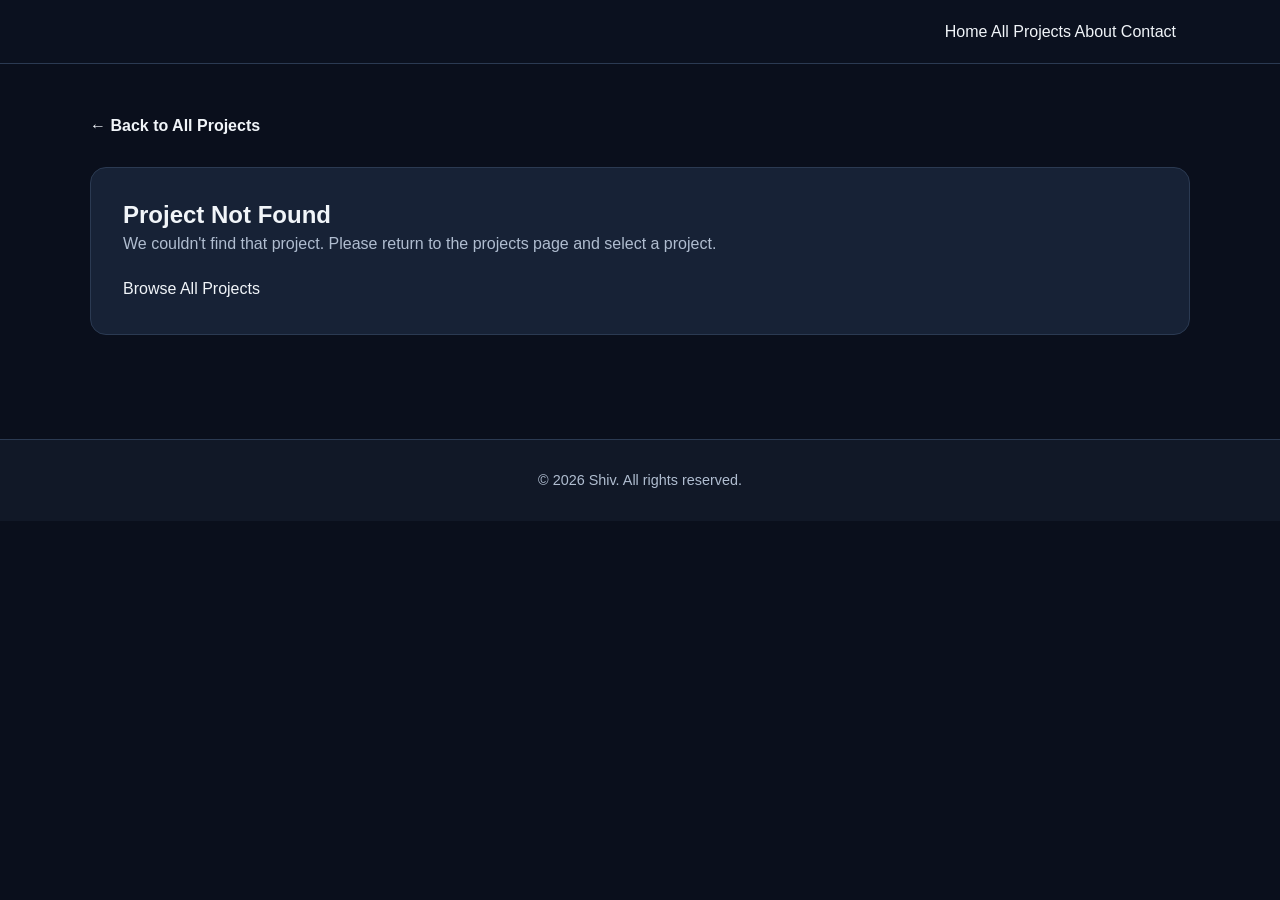
<file: project-details.html>
<!DOCTYPE html>
<html lang="en">

<head>
    <!-- Set character encoding and responsive layout -->
    <meta charset="UTF-8">
    <meta name="viewport" content="width=device-width, initial-scale=1.0">

    <!-- JavaScript will update the title for each project -->
    <title>Project Details | Shiv</title>

    <meta name="description"
          content="Explore project details, technologies, implementation, and outcomes in Shiv's IT and data portfolio.">

    <!-- Shared portfolio styling -->
    <link rel="stylesheet" href="css/style.css">

    <!-- Website favicon shown in the browser tab -->
<link rel="icon" type="image/svg+xml" href="assets/icons/favicon.svg">

    <!-- Styling for the projects listing page -->
    <link rel="stylesheet" href="css/projects.css">

    <!-- Styling specific to project details -->
    <link rel="stylesheet" href="css/project-details.css">
</head>

<body>

    <!-- Website navigation -->
    <header class="site-header">
        <nav class="navbar container">

            <!-- Portfolio logo -->
            <a href="index.html" class="logo"><span></span></a>

            <!-- Main navigation links -->
            <div class="nav-links">
                <a href="index.html">Home</a>
                <a href="projects.html">All Projects</a>
                <a href="index.html#about">About</a>
                <a href="index.html#contact">Contact</a>
            </div>

        </nav>
    </header>

    <!-- Main content: JavaScript will insert the selected project's details -->
    <main class="project-detail container">

        <!-- Back navigation -->
        <a href="projects.html" class="back-link">
            &larr; Back to All Projects
        </a>

        <!-- Project information will be rendered here dynamically -->
        <div id="project-detail-content">

            <!-- Fallback message shown before project data loads -->
            <div class="project-loading">
                <h1>Loading Project...</h1>
                <p>Please wait while the project details load.</p>
            </div>

        </div>

    </main>

    <!-- Website footer -->
    <footer class="site-footer">
        <div class="container">
            <p>&copy; 2026 Shiv. All rights reserved.</p>
        </div>
    </footer>

    <!-- JavaScript loads the selected project based on its URL ID -->
    <script src="js/project-details.js"></script>

</body>

</html>
</file>
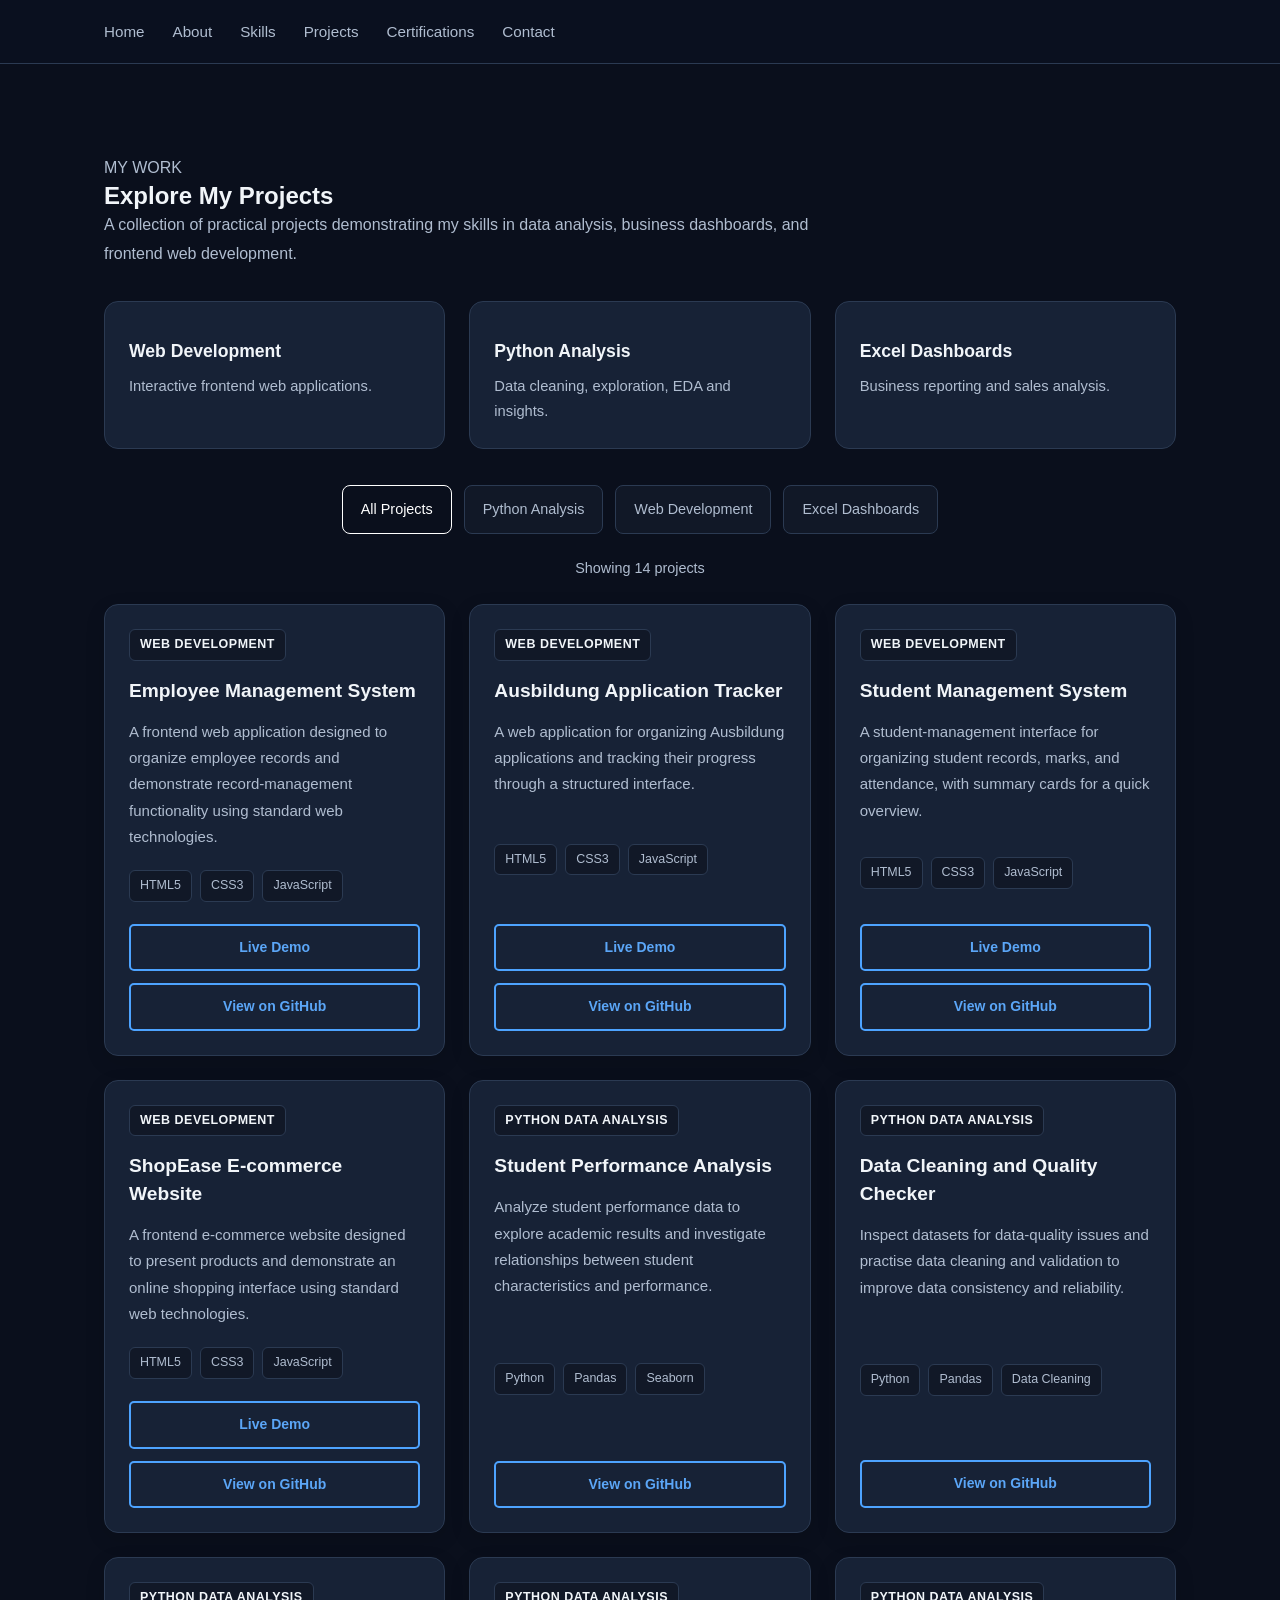
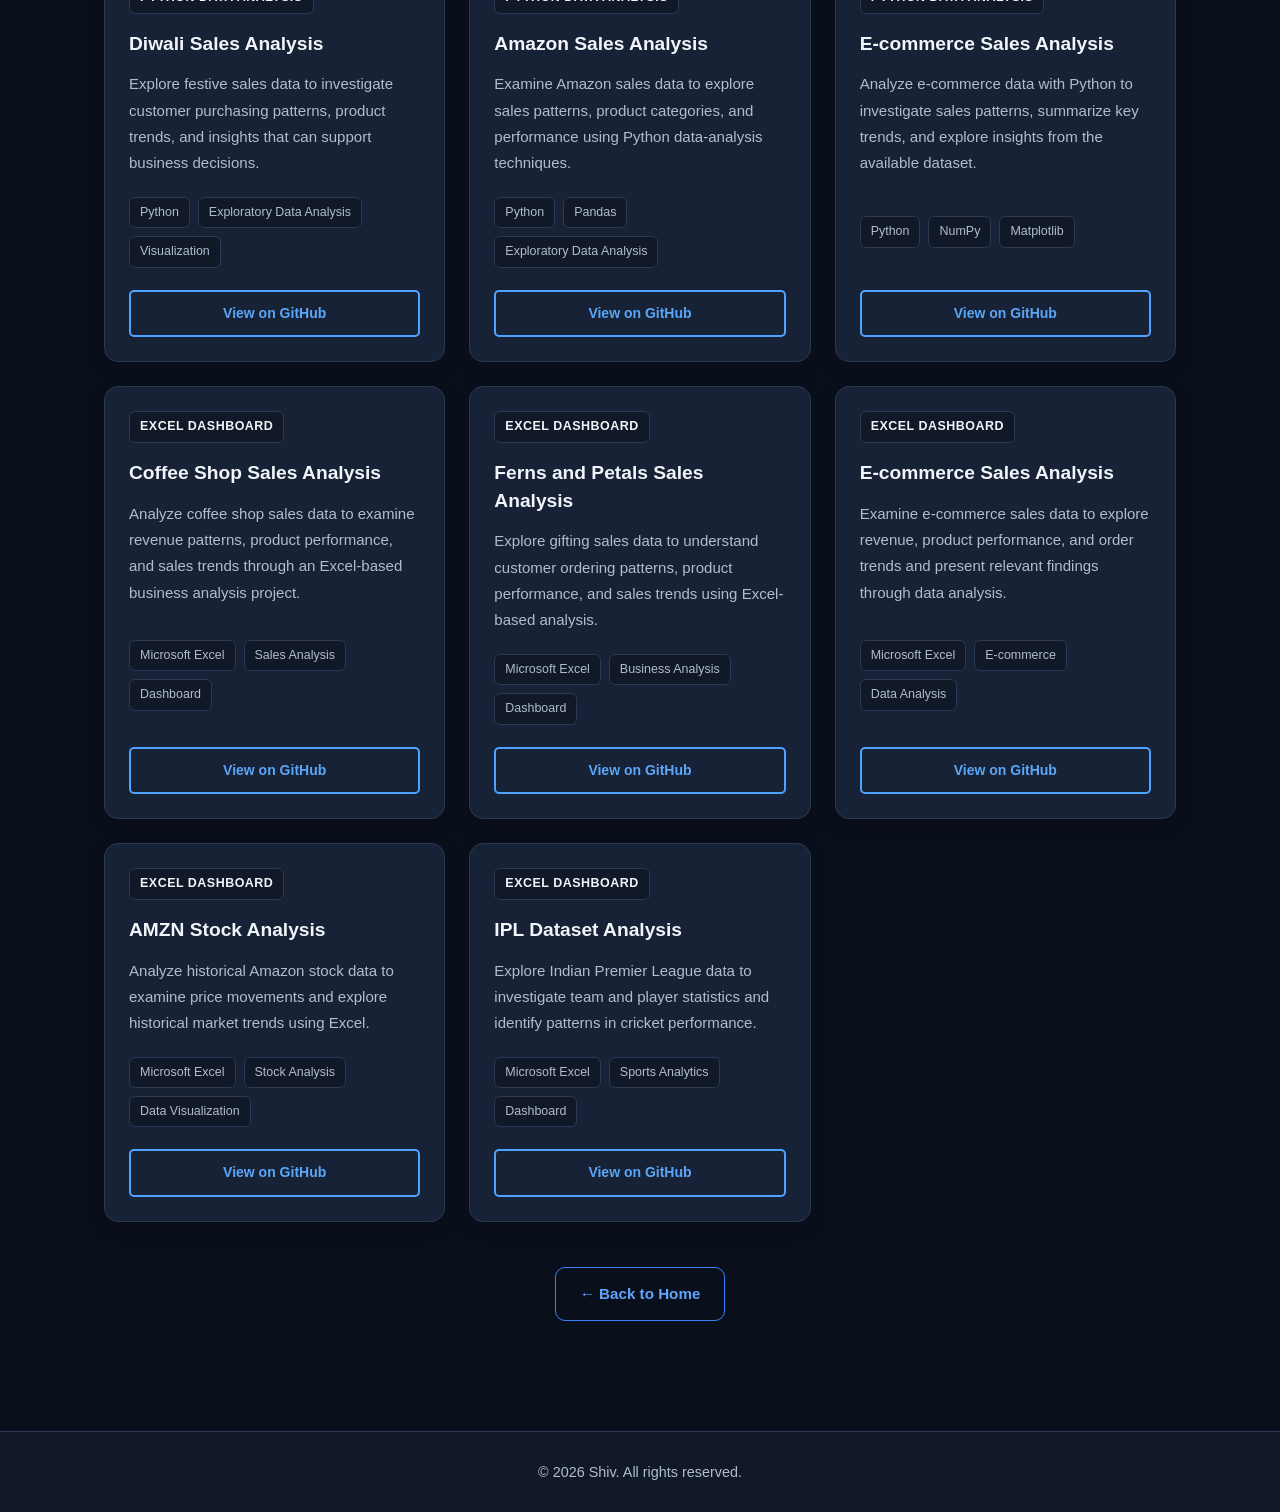
<file: projects.html>
<!DOCTYPE html>
<html lang="en">

<head>
    <!-- Basic page settings -->
    <meta charset="UTF-8">
    <meta name="viewport" content="width=device-width, initial-scale=1.0">

    <!-- SEO metadata -->
    <title>Projects | IT &amp; Data Portfolio</title>
    <meta
        name="description"
        content="Explore 14 practical projects in Excel dashboards, Python data analysis, and web development."
    >

    <!-- Favicon -->
    <link
        rel="icon"
        type="image/svg+xml"
        href="assets/icons/favicon.svg"
    >

    <!-- Stylesheets -->
    <link rel="stylesheet" href="css/style.css">
    <link rel="stylesheet" href="css/projects.css">
</head>

<body>

    <!-- =========================================
         NAVIGATION
    ========================================== -->

    <header class="navbar">
        <div class="container nav-container">

            <a href="index.html" class="logo" aria-label="Home">
                <span></span>
            </a>

            <nav aria-label="Main navigation">
                <ul class="nav-links">
                    <li><a href="index.html#home">Home</a></li>
                    <li><a href="index.html#about">About</a></li>
                    <li><a href="index.html#skills">Skills</a></li>
                    <li>
                        <a href="projects.html" aria-current="page">
                            Projects
                        </a>
                    </li>
                    <li><a href="certifications.html">Certifications</a></li>
                    <li><a href="index.html#contact">Contact</a></li>
                </ul>
            </nav>

        </div>
    </header>


    <!-- =========================================
         MAIN CONTENT
    ========================================== -->

    <main>

        <section id="all-projects" class="section">
            <div class="container">

                <!-- Page introduction -->
                <p class="projects-eyebrow">MY WORK</p>

                <h1 class="projects-title">Explore My Projects</h1>

                <p class="section-description">
                    A collection of practical projects demonstrating my
                    skills in data analysis, business dashboards, and
                    frontend web development.
                </p>


                <!-- =========================================
                     PROJECT SUMMARY
                ========================================== -->

                <div class="project-summary-grid">

                    <article class="project-summary-card">
                        <span class="summary-number"></span>
                        <h2>Web Development</h2>
                        <p>Interactive frontend web applications.</p>
                    </article>

                    <article class="project-summary-card">
                        <span class="summary-number"></span>
                        <h2>Python Analysis</h2>
                        <p>Data cleaning, exploration, EDA and insights.</p>
                    </article>

                    <article class="project-summary-card">
                        <span class="summary-number"></span>
                        <h2>Excel Dashboards</h2>
                        <p>Business reporting and sales analysis.</p>
                    </article>

                </div>


                <!-- =========================================
                     CATEGORY FILTERS
                ========================================== -->

                <div
                    class="project-filters"
                    role="group"
                    aria-label="Filter projects by category"
                >

                    <button
                        type="button"
                        class="filter-btn active"
                        data-filter="all"
                        aria-pressed="true"
                    >
                        All Projects
                    </button>

                    <button
                        type="button"
                        class="filter-btn"
                        data-filter="python"
                        aria-pressed="false"
                    >
                        Python Analysis
                    </button>

                    <button
                        type="button"
                        class="filter-btn"
                        data-filter="web"
                        aria-pressed="false"
                    >
                        Web Development
                    </button>

                    <button
                        type="button"
                        class="filter-btn"
                        data-filter="excel"
                        aria-pressed="false"
                    >
                        Excel Dashboards
                    </button>

                </div>


                <!-- Project count -->
                <p
                    id="project-count"
                    class="project-count"
                    aria-live="polite"
                >
                    Showing 14 projects
                </p>


                <!-- =========================================
                     PROJECT GRID — 14 UNIQUE PROJECTS
                ========================================== -->

                <div id="projects-grid" class="projects-grid">


                    <!-- =====================================
                         WEB DEVELOPMENT — 4 PROJECTS
                    ====================================== -->

                    <!-- Project 1 -->
                    <article class="project-card" data-category="web">

                        <span class="project-category">
                            Web Development
                        </span>

                        <h2>Employee Management System</h2>

                        <p>
                            A frontend web application designed to organize
                            employee records and demonstrate record-management
                            functionality using standard web technologies.
                        </p>

                        <div class="project-tags">
                            <span>HTML5</span>
                            <span>CSS3</span>
                            <span>JavaScript</span>
                        </div>

                    </article>


                    <!-- Project 2 -->
                    <article class="project-card" data-category="web">

                        <span class="project-category">
                            Web Development
                        </span>

                        <h2>Ausbildung Application Tracker</h2>

                        <p>
                            A web application for organizing Ausbildung
                            applications and tracking their progress through
                            a structured interface.
                        </p>

                        <div class="project-tags">
                            <span>HTML5</span>
                            <span>CSS3</span>
                            <span>JavaScript</span>
                        </div>

                    </article>


                    <!-- Project 3 -->
                    <article class="project-card" data-category="web">

                        <span class="project-category">
                            Web Development
                        </span>

                        <h2>Student Management System</h2>

                        <p>
                            A student-management interface for organizing
                            student records, marks, and attendance, with
                            summary cards for a quick overview.
                        </p>

                        <div class="project-tags">
                            <span>HTML5</span>
                            <span>CSS3</span>
                            <span>JavaScript</span>
                        </div>

                    </article>


                    <!-- Project 4 -->
                    <article class="project-card" data-category="web">

                        <span class="project-category">
                            Web Development
                        </span>

                        <h2>ShopEase E-commerce Website</h2>

                        <p>
                            A frontend e-commerce website designed to present
                            products and demonstrate an online shopping
                            interface using standard web technologies.
                        </p>

                        <div class="project-tags">
                            <span>HTML5</span>
                            <span>CSS3</span>
                            <span>JavaScript</span>
                        </div>

                    </article>


                    <!-- =====================================
                         PYTHON ANALYSIS — 5 PROJECTS
                    ====================================== -->

                    <!-- Project 5 -->
                    <article class="project-card" data-category="python">

                        <span class="project-category">
                            Python Data Analysis
                        </span>

                        <h2>Student Performance Analysis</h2>

                        <p>
                            Analyze student performance data to explore
                            academic results and investigate relationships
                            between student characteristics and performance.
                        </p>

                        <div class="project-tags">
                            <span>Python</span>
                            <span>Pandas</span>
                            <span>Seaborn</span>
                        </div>

                    </article>


                    <!-- Project 6 -->
                    <article class="project-card" data-category="python">

                        <span class="project-category">
                            Python Data Analysis
                        </span>

                        <h2>Data Cleaning and Quality Checker</h2>

                        <p>
                            Inspect datasets for data-quality issues and
                            practise data cleaning and validation to improve
                            data consistency and reliability.
                        </p>

                        <div class="project-tags">
                            <span>Python</span>
                            <span>Pandas</span>
                            <span>Data Cleaning</span>
                        </div>

                    </article>


                    <!-- Project 7 -->
                    <article class="project-card" data-category="python">

                        <span class="project-category">
                            Python Data Analysis
                        </span>

                        <h2>Diwali Sales Analysis</h2>

                        <p>
                            Explore festive sales data to investigate customer
                            purchasing patterns, product trends, and insights
                            that can support business decisions.
                        </p>

                        <div class="project-tags">
                            <span>Python</span>
                            <span>Exploratory Data Analysis</span>
                            <span>Visualization</span>
                        </div>

                    </article>


                    <!-- Project 8 -->
                    <article class="project-card" data-category="python">

                        <span class="project-category">
                            Python Data Analysis
                        </span>

                        <h2>Amazon Sales Analysis</h2>

                        <p>
                            Examine Amazon sales data to explore sales patterns,
                            product categories, and performance using Python
                            data-analysis techniques.
                        </p>

                        <div class="project-tags">
                            <span>Python</span>
                            <span>Pandas</span>
                            <span>Exploratory Data Analysis</span>
                        </div>

                    </article>


                    <!-- Project 9 -->
                    <article class="project-card" data-category="python">

                        <span class="project-category">
                            Python Data Analysis
                        </span>

                        <h2>E-commerce Sales Analysis</h2>

                        <p>
                            Analyze e-commerce data with Python to investigate
                            sales patterns, summarize key trends, and explore
                            insights from the available dataset.
                        </p>

                        <div class="project-tags">
                            <span>Python</span>
                            <span>NumPy</span>
                            <span>Matplotlib</span>
                        </div>

                    </article>


                    <!-- =====================================
                         EXCEL DASHBOARDS — 5 PROJECTS
                    ====================================== -->

                    <!-- Project 10 -->
                    <article class="project-card" data-category="excel">

                        <span class="project-category">
                            Excel Dashboard
                        </span>

                        <h2>Coffee Shop Sales Analysis</h2>

                        <p>
                            Analyze coffee shop sales data to examine revenue
                            patterns, product performance, and sales trends
                            through an Excel-based business analysis project.
                        </p>

                        <div class="project-tags">
                            <span>Microsoft Excel</span>
                            <span>Sales Analysis</span>
                            <span>Dashboard</span>
                        </div>

                    </article>


                    <!-- Project 11 -->
                    <article class="project-card" data-category="excel">

                        <span class="project-category">
                            Excel Dashboard
                        </span>

                        <h2>Ferns and Petals Sales Analysis</h2>

                        <p>
                            Explore gifting sales data to understand customer
                            ordering patterns, product performance, and sales
                            trends using Excel-based analysis.
                        </p>

                        <div class="project-tags">
                            <span>Microsoft Excel</span>
                            <span>Business Analysis</span>
                            <span>Dashboard</span>
                        </div>

                    </article>


                    <!-- Project 12 -->
                    <article class="project-card" data-category="excel">

                        <span class="project-category">
                            Excel Dashboard
                        </span>

                        <h2>E-commerce Sales Analysis</h2>

                        <p>
                            Examine e-commerce sales data to explore revenue,
                            product performance, and order trends and present
                            relevant findings through data analysis.
                        </p>

                        <div class="project-tags">
                            <span>Microsoft Excel</span>
                            <span>E-commerce</span>
                            <span>Data Analysis</span>
                        </div>

                    </article>


                    <!-- Project 13 -->
                    <article class="project-card" data-category="excel">

                        <span class="project-category">
                            Excel Dashboard
                        </span>

                        <h2>AMZN Stock Analysis</h2>

                        <p>
                            Analyze historical Amazon stock data to examine
                            price movements and explore historical market
                            trends using Excel.
                        </p>

                        <div class="project-tags">
                            <span>Microsoft Excel</span>
                            <span>Stock Analysis</span>
                            <span>Data Visualization</span>
                        </div>

                    </article>


                    <!-- Project 14 -->
                    <article class="project-card" data-category="excel">

                        <span class="project-category">
                            Excel Dashboard
                        </span>

                        <h2>IPL Dataset Analysis</h2>

                        <p>
                            Explore Indian Premier League data to investigate
                            team and player statistics and identify patterns
                            in cricket performance.
                        </p>

                        <div class="project-tags">
                            <span>Microsoft Excel</span>
                            <span>Sports Analytics</span>
                            <span>Dashboard</span>
                        </div>

                    </article>

                </div>


                <!-- Empty state -->
                <p id="no-projects" hidden>
                    No projects found in this category.
                </p>


                <!-- Return to homepage -->
                <div class="projects-back-home">
                    <a href="index.html" class="btn btn-secondary">
                        &larr; Back to Home
                    </a>
                </div>

            </div>
        </section>

    </main>


    <!-- =========================================
         FOOTER
    ========================================== -->

    <footer class="footer">
        <div class="container">
            <p>&copy; 2026 Shiv. All rights reserved.</p>
        </div>
    </footer>


    <!-- Project filtering and action buttons -->
    <script src="js/projects.js"></script>

</body>
</html>
</file>
<file: css/style.css>
/* =========================================
   1. GLOBAL DESIGN SYSTEM
   Define reusable colors, fonts, and spacing
========================================= */


:root {

    /* Main background and surface colours */
    --bg-primary: #0a0f1c;
    --bg-secondary: #111827;
    --bg-card: #172236;

    /* Text colours */
    --text-primary: #f1f5f9;
    --text-secondary: #b0bdd0;

    /* Accent colours */
    --accent-primary: #3b82f6;
    --accent-hover: #60a5fa;

    /* Borders and effects */
    --border-color: #2b3a52;

    /* Layout */
    --container-width: 1120px;
}

/* Remove default browser spacing */
* {
    margin: 0;
    padding: 0;
    box-sizing: border-box;
}

/* Smooth scrolling when navigation links are clicked */
html {
    scroll-behavior: smooth;
    scroll-padding-top: 90px;
}

/* Default website typography and background */
body {
    font-family: Arial, Helvetica, sans-serif;
    background-color: var(--bg-primary);
    color: var(--text-primary);
    line-height: 1.7;
}

/* Make links inherit the website's design */
a {
    color: inherit;
    text-decoration: none;
}

/* Keep images within their containers */
img {
    max-width: 100%;
    display: block;
}

/* Consistent heading spacing */
h1,
h2,
h3 {
    line-height: 1.25;
}

/* Main section heading */
section h2 {
    font-size: 2rem;
    margin-bottom: 24px;
}

/* Paragraph text */
p {
    color: var(--text-secondary);
}

/* =========================================
   2. HEADER AND NAVIGATION
========================================= */

/* Header stays visible while scrolling */
header {
    background-color: rgba(11, 17, 32, 0.95);
    border-bottom: 1px solid var(--border-color);
    position: sticky;
    top: 0;
    z-index: 1000;
}

/* Navigation layout */
nav {
    max-width: var(--container-width);
    margin: 0 auto;
    padding: 18px 24px;

    display: flex;
    justify-content: space-between;
    align-items: center;
    gap: 24px;
}

/* Logo styling */
.logo {
    font-size: 1.7rem;
    font-weight: 700;
    letter-spacing: -1px;
}

/* Blue dot after the logo */
.logo span {
    color: var(--accent-primary);
}

/* Navigation links layout */
nav ul {
    list-style: none;

    display: flex;
    align-items: center;
    gap: 28px;
}

/* Individual navigation links */
nav ul a {
    color: var(--text-secondary);
    font-size: 0.95rem;
    transition: color 0.3s ease;
}

/* Highlight links when hovered */
nav ul a:hover {
    color: var(--accent-hover);
}

/* =========================================
   3. MAIN CONTENT LAYOUT
========================================= */

/* Consistent horizontal spacing for all sections */
main section {
    max-width: var(--container-width);
    margin: 0 auto;
    padding: 90px 24px;
}

/* =========================================
   4. HERO SECTION
========================================= */

/* Center the main introduction */
#home {
    min-height: 78vh;

    display: flex;
    flex-direction: column;
    justify-content: center;
    align-items: flex-start;
}

/* Small introductory label */
#home > p:first-child {
    color: var(--accent-hover);
    font-size: 0.85rem;
    font-weight: 700;
    letter-spacing: 3px;
    margin-bottom: 22px;
}

/* Main hero heading */
#home h1 {
    font-size: clamp(2.5rem, 6vw, 4.5rem);
    font-weight: 800;
    letter-spacing: -2px;
    margin-bottom: 20px;
}

/* Hero subtitle */
#home h2 {
    color: var(--accent-hover);
    font-size: clamp(1.1rem, 2.5vw, 1.5rem);
    font-weight: 500;
    margin-bottom: 22px;
}

/* Hero description */
#home > p:nth-of-type(2) {
    max-width: 680px;
    font-size: 1.05rem;
    margin-bottom: 30px;
}

/* =========================================
   5. BUTTON STYLES
========================================= */

/* Give hero and project links a button appearance */
#home > a,
#featured-projects > a,
#contact > a {
    display: inline-block;
    background-color: var(--accent-primary);
    color: #ffffff;

    padding: 12px 22px;
    margin: 6px 10px 6px 0;

    border: 1px solid var(--accent-primary);
    border-radius: 8px;

    font-weight: 600;
    transition:
        background-color 0.3s ease,
        transform 0.3s ease;
}

/* Button hover effect */
#home > a:hover,
#featured-projects > a:hover,
#contact > a:hover {
    background-color: var(--accent-hover);
    transform: translateY(-2px);
}

/* =========================================
   6. ABOUT, SKILLS AND CAREER SECTIONS
========================================= */

/* Add a subtle divider between major sections */
#about,
#skills,
#featured-projects,
#career-interests,
#contact {
    border-top: 1px solid var(--border-color);
}

/* Section heading accent */
section h2 {
    color: var(--text-primary);
}

/* Skills subsection headings */
#skills h3 {
    color: var(--accent-hover);
    font-size: 1.05rem;
    margin-top: 24px;
    margin-bottom: 8px;
}

/* Keep introductory paragraphs readable */
#about p,
#featured-projects p,
#career-interests p,
#contact p {
    max-width: 760px;
    margin-bottom: 20px;
}

/* =========================================
   7. FOOTER
========================================= */

/* Footer styling */
footer {
    padding: 28px 24px;
    text-align: center;

    background-color: var(--bg-secondary);
    border-top: 1px solid var(--border-color);
}

/* Footer text */
footer p {
    font-size: 0.9rem;
}

/* =========================================
   8. RESPONSIVE DESIGN
   Adjust the layout for smaller screens
========================================= */

@media (max-width: 768px) {

    /* Reduce navigation spacing */
    nav {
        padding: 16px 20px;
        flex-wrap: wrap;
    }

    /* Allow navigation links to wrap on small screens */
    nav ul {
        gap: 14px;
        flex-wrap: wrap;
    }

    /* Slightly smaller navigation text */
    nav ul a {
        font-size: 0.88rem;
    }

    /* Reduce section spacing */
    main section {
        padding: 65px 20px;
    }

    /* Adjust hero heading for mobile */
    #home h1 {
        letter-spacing: -1px;
    }

    /* Adjust section headings */
    section h2 {
        font-size: 1.7rem;
    }
}

/* Extra adjustments for narrow mobile screens */
@media (max-width: 480px) {

    /* Stack the logo and navigation vertically */
    nav {
        flex-direction: column;
        align-items: flex-start;
    }

    /* Use two navigation columns when space is limited */
    nav ul {
        display: grid;
        grid-template-columns: repeat(3, auto);
        gap: 10px 18px;
    }

    /* Reduce hero section height */
    #home {
        min-height: 70vh;
    }

    /* Make buttons more comfortable to tap */
    #home > a,
    #featured-projects > a,
    #contact > a {
        padding: 11px 16px;
    }
}

/* =========================================
   EDUCATION SECTION
   Display educational background clearly
========================================= */

/* Education section styling */
#education {
    border-top: 1px solid var(--border-color);
}

/* Education card layout */
.education-card {
    background-color: var(--bg-secondary);
    border: 1px solid var(--border-color);
    border-left: 4px solid var(--accent-primary);
    border-radius: 10px;

    padding: 24px;
    margin-bottom: 20px;

    transition: transform 0.3s ease, border-color 0.3s ease;
}

/* Subtle hover effect */
.education-card:hover {
    transform: translateY(-4px);
    border-color: var(--accent-primary);
}

/* Degree or qualification title */
.education-card h3 {
    color: var(--text-primary);
    font-size: 1.2rem;
    margin-bottom: 10px;
}

/* Institution, year, and other details */
.education-card p {
    margin-bottom: 6px;
}

/* Highlight dates and qualification details */
.education-card .education-meta {
    color: var(--accent-hover);
    font-size: 0.95rem;
    margin-bottom: 12px;
}


/* =========================================
   CERTIFICATIONS SECTION
   Present professional courses and certificates
========================================= */

#certifications {
    border-top: 1px solid var(--border-color);
}

/* Certification cards grid */
.certifications-grid {
    display: grid;
    grid-template-columns: repeat(3, minmax(0, 1fr));
    gap: 20px;
}

/* Individual certification card */
.certification-card {
    background-color: var(--bg-secondary);
    border: 1px solid var(--border-color);
    border-radius: 10px;

    padding: 22px;

    transition: transform 0.3s ease, border-color 0.3s ease;
}

/* Hover effect */
.certification-card:hover {
    transform: translateY(-4px);
    border-color: var(--accent-primary);
}

/* Certification title */
.certification-card h3 {
    color: var(--text-primary);
    font-size: 1.05rem;
    margin-bottom: 12px;
}

/* Certification provider and other details */
.certification-card p {
    font-size: 0.92rem;
    margin-bottom: 12px;
}

/* Certificate verification link */
.certification-card a {
    color: var(--accent-hover);
    font-weight: 600;
}

.certification-card a:hover {
    text-decoration: underline;
}

/* Responsive layout for tablets */
@media (max-width: 900px) {
    .certifications-grid {
        grid-template-columns: repeat(2, minmax(0, 1fr));
    }
}

/* Responsive layout for mobile phones */
@media (max-width: 560px) {
    .certifications-grid {
        grid-template-columns: 1fr;
    }
}






/* ============================================
   CONTACT SECTION - PROFESSIONAL LAYOUT
   ============================================ */

/* Primary contact buttons ka responsive grid */
.contact-primary-links {
    display: grid;
    grid-template-columns: repeat(3, minmax(0, 1fr));
    gap: 20px;
    max-width: 950px;
    margin: 35px auto 0;
}

/* Email, GitHub aur LinkedIn buttons */
.contact-primary-btn {
    display: flex;
    align-items: center;
    gap: 14px;
    min-width: 0;
    padding: 22px;
    color: var(--text-primary);
    background: var(--bg-card);
    border: 1px solid var(--border-color);
    border-radius: 14px;
    text-decoration: none;
    transition:
        transform 0.3s ease,
        border-color 0.3s ease,
        background-color 0.3s ease;
}

/* Button icons */
.contact-primary-btn svg {
    flex-shrink: 0;
    width: 28px;
    height: 28px;
    fill: var(--accent-color);
}

/* Button text container */
.contact-primary-btn span {
    display: flex;
    flex-direction: column;
    gap: 5px;
    min-width: 0;
}

/* Main button label */
.contact-primary-btn strong {
    color: var(--text-primary);
    font-size: 1rem;
}

/* Supporting text */
.contact-primary-btn small {
    color: var(--text-secondary);
    font-size: 0.8rem;
    line-height: 1.5;
}

/* Hover effect */
.contact-primary-btn:hover {
    transform: translateY(-4px);
    border-color: var(--accent-color);
    background: var(--bg-secondary);
}

/* Keyboard focus visibility */
.contact-primary-btn:focus-visible,
.contact-social-icon:focus-visible {
    outline: 2px solid var(--accent-color);
    outline-offset: 4px;
}

/* Secondary social media section */
.contact-social-section {
    margin-top: 38px;
    text-align: center;
}

/* Secondary social section heading */
.contact-social-section > p {
    margin-bottom: 18px;
    color: var(--text-secondary);
    font-size: 0.95rem;
}

/* Small social media icon buttons */
.contact-social-links {
    display: flex;
    justify-content: center;
    align-items: center;
    flex-wrap: wrap;
    gap: 14px;
}

/* Individual social icon */
.contact-social-icon {
    display: inline-flex;
    align-items: center;
    justify-content: center;
    width: 46px;
    height: 46px;
    color: var(--text-primary);
    background: var(--bg-card);
    border: 1px solid var(--border-color);
    border-radius: 50%;
    text-decoration: none;
    transition:
        transform 0.3s ease,
        border-color 0.3s ease,
        background-color 0.3s ease;
}

/* Social SVG icon size */
.contact-social-icon svg {
    width: 21px;
    height: 21px;
    fill: currentColor;
}

/* Social icon hover */
.contact-social-icon:hover {
    transform: translateY(-3px);
    border-color: var(--accent-color);
    background: var(--bg-secondary);
}

/* Tablet layout */
@media (max-width: 850px) {
    .contact-primary-links {
        grid-template-columns: 1fr;
        max-width: 550px;
    }

    .contact-primary-btn {
        padding: 20px;
    }
}

/* Mobile layout */
@media (max-width: 600px) {
    .contact-primary-links {
        gap: 14px;
        margin-top: 25px;
    }

    .contact-primary-btn {
        padding: 17px;
    }

    .contact-social-section {
        margin-top: 30px;
    }

    .contact-social-icon {
        width: 44px;
        height: 44px;
    }
}

/* Respect reduced-motion preferences */
@media (prefers-reduced-motion: reduce) {
    .contact-primary-btn,
    .contact-social-icon {
        transition: none;
    }

    .contact-primary-btn:hover,
    .contact-social-icon:hover {
        transform: none;
    }
}




/* =========================================
   SHARED SECTION STYLES
   Common styles for Education and Certifications
========================================= */

/* Small description below section headings */
.section-description {
    max-width: 750px;
    margin-bottom: 30px;
    font-size: 1rem;
    line-height: 1.8;
}

/* =========================================
   EDUCATION SECTION
========================================= */

/* Space between education cards */
#education .education-card {
    background-color: var(--bg-secondary);
    border: 1px solid var(--border-color);
    border-left: 4px solid var(--accent-primary);
    border-radius: 12px;

    padding: 26px;
    margin-top: 22px;

    transition: transform 0.3s ease, border-color 0.3s ease;
}

/* Lift the card slightly on hover */
#education .education-card:hover {
    transform: translateY(-4px);
    border-color: var(--accent-primary);
}

/* Degree or qualification title */
#education .education-card h3 {
    color: var(--text-primary);
    font-size: 1.25rem;
    margin-bottom: 12px;
}

/* Institution and academic years */
#education .education-card .education-meta {
    color: var(--accent-hover);
    font-size: 0.95rem;
    font-weight: 600;
    margin-bottom: 14px;
}

/* Education description */
#education .education-card p:last-child {
    line-height: 1.8;
}


/* =========================================
   CERTIFICATIONS SECTION
========================================= */

/* Display certificate cards in a responsive grid */
.certifications-grid {
    display: grid;

    /* Three columns on larger screens */
    grid-template-columns: repeat(3, minmax(0, 1fr));

    gap: 22px;
    margin-top: 28px;
}

/* Individual certification card */
.certification-card {
    background-color: var(--bg-card);
    border: 1px solid var(--border-color);
    border-radius: 12px;

    padding: 24px;

    display: flex;
    flex-direction: column;
    align-items: flex-start;

    min-height: 160px;

    transition:
        transform 0.3s ease,
        border-color 0.3s ease,
        box-shadow 0.3s ease;
}

/* Card hover effect */
.certification-card:hover {
    transform: translateY(-5px);
    border-color: var(--accent-primary);

    box-shadow: 0 10px 30px rgba(0, 0, 0, 0.2);
}

/* Certificate name */
.certification-card h3 {
    color: var(--text-primary);
    font-size: 1.05rem;
    line-height: 1.5;

    margin-bottom: 12px;
}

/* Issuing organization */
.certification-card p {
    font-size: 0.92rem;
    line-height: 1.7;
}

/* Certificate verification links */
.certification-card a {
    display: inline-block;
    color: var(--accent-hover);
    font-weight: 600;

    margin-top: 14px;
}

/* Verification link hover */
.certification-card a:hover {
    text-decoration: underline;
}

/* =========================================
   CERTIFICATIONS ACTION BUTTON
========================================= */

/* Space above the View All Certificates button */
.certifications-action {
    margin-top: 32px;
}

/* =========================================
   TECHNICAL SKILLS
========================================= */

/* Individual skill category */
.skill-group {
    margin-top: 28px;
}

/* Category heading */
.skill-group h3 {
    color: var(--accent-hover);
    font-size: 1.1rem;
    margin-bottom: 14px;
}

/* Arrange skill tags in rows */
.skill-tags {
    display: flex;
    flex-wrap: wrap;
    gap: 12px;
}

/* Individual skill tag */
.skill-tags span {
    display: inline-block;

    background-color: var(--bg-card);
    border: 1px solid var(--border-color);
    border-radius: 7px;

    color: var(--text-secondary);
    padding: 8px 14px;

    font-size: 0.9rem;

    transition:
        color 0.3s ease,
        border-color 0.3s ease;
}

/* Highlight skill tags on hover */
.skill-tags span:hover {
    color: var(--text-primary);
    border-color: var(--accent-primary);
}

/* =========================================
   FEATURED PROJECTS PLACEHOLDER
========================================= */

/* Temporary featured-project panel */
.featured-projects-placeholder {
    background-color: var(--bg-secondary);
    border: 1px solid var(--border-color);
    border-radius: 12px;

    padding: 30px;
    margin-top: 25px;
}

/* Placeholder heading */
.featured-projects-placeholder h3 {
    font-size: 1.25rem;
    margin-bottom: 12px;
}

/* Placeholder description */
.featured-projects-placeholder p {
    max-width: 650px;
    margin-bottom: 20px;
}

/* =========================================
   CONTACT SECTION
========================================= */

/* Arrange contact buttons horizontally */
.contact-links {
    display: flex;
    flex-wrap: wrap;
    gap: 12px;
}

/* Remove extra margins from contact buttons */
.contact-links .btn {
    margin: 0;
}

/* Secondary button style */
.btn-secondary {
    background-color: transparent !important;
    color: var(--accent-hover) !important;
    border: 1px solid var(--accent-primary) !important;
}

/* Secondary button hover */
.btn-secondary:hover {
    background-color: var(--bg-card) !important;
}


/* =========================================
   RESPONSIVE DESIGN
========================================= */

/* Tablets and smaller laptops */
@media (max-width: 900px) {

    /* Two columns for certificate cards */
    .certifications-grid {
        grid-template-columns: repeat(2, minmax(0, 1fr));
    }

}

/* Mobile phones */
@media (max-width: 560px) {

    /* One column for certificate cards */
    .certifications-grid {
        grid-template-columns: 1fr;
    }

    /* Reduce card padding on smaller screens */
    #education .education-card,
    .certification-card,
    .featured-projects-placeholder {
        padding: 20px;
    }

    /* Smaller education headings */
    #education .education-card h3 {
        font-size: 1.1rem;
    }

    /* Stack contact buttons vertically */
    .contact-links {
        flex-direction: column;
        align-items: flex-start;
    }

}

/* Featured projects: Responsive card grid */
.featured-projects-grid {
    display: grid;
    grid-template-columns: repeat(3, minmax(0, 1fr));
    gap: 24px;
    margin-top: 32px;
}

/* Individual featured project card */
.featured-project-card {
    display: flex;
    flex-direction: column;
    align-items: flex-start;
    padding: 26px;
    background: var(--bg-card);
    border: 1px solid var(--border-color);
    border-radius: 14px;
    transition: transform 0.25s ease, border-color 0.25s ease;
}

/* Hover effect */
.featured-project-card:hover {
    transform: translateY(-5px);
    border-color: var(--accent-blue);
}

/* Project category label */
.project-category {
    margin-bottom: 14px;
    color: var(--accent-blue);
    font-size: 0.8rem;
    font-weight: 700;
    letter-spacing: 0.5px;
    text-transform: uppercase;
}

/* Project title */
.featured-project-card h3 {
    margin-bottom: 14px;
    color: var(--text-primary);
    font-size: 1.2rem;
    line-height: 1.5;
}

/* Project description */
.featured-project-card p {
    margin-bottom: 18px;
    color: var(--text-secondary);
    font-size: 0.95rem;
    line-height: 1.7;
}

/* Technology tags */
.project-tags {
    display: flex;
    flex-wrap: wrap;
    gap: 8px;
    margin-bottom: 22px;
}

/* Individual tag */
.project-tags span {
    padding: 6px 10px;
    color: var(--text-primary);
    background: var(--bg-secondary);
    border: 1px solid var(--border-color);
    border-radius: 6px;
    font-size: 0.78rem;
}

/* Project navigation link */
.project-card-link {
    margin-top: auto;
    color: var(--accent-blue);
    font-weight: 600;
    text-decoration: none;
}

.project-card-link:hover {
    text-decoration: underline;
}

/* View all projects button */
.featured-projects-action {
    margin-top: 32px;
    text-align: center;
}

/* Tablet layout */
@media (max-width: 950px) {
    .featured-projects-grid {
        grid-template-columns: repeat(2, minmax(0, 1fr));
    }
}

/* Mobile layout */
@media (max-width: 600px) {
    .featured-projects-grid {
        grid-template-columns: 1fr;
    }

    .featured-project-card {
        padding: 22px;
    }
}








/* ============================================
   CONTACT FORM STYLING
   ============================================ */

/* Contact form ka main container */
.contact-form {
    max-width: 650px;
    margin: 32px auto 0;
    padding: 30px;
    background: var(--bg-card);
    border: 1px solid var(--border-color);
    border-radius: 16px;
}

/* Har input field ka container */
.contact-form .form-group {
    display: flex;
    flex-direction: column;
    gap: 8px;
    margin-bottom: 22px;
}

/* Input labels */
.contact-form label {
    color: var(--text-primary);
    font-size: 0.95rem;
    font-weight: 600;
}

/* Text inputs aur message area */
.contact-form input,
.contact-form textarea {
    width: 100%;
    padding: 13px 15px;
    color: var(--text-primary);
    background: var(--bg-secondary);
    border: 1px solid var(--border-color);
    border-radius: 8px;
    font: inherit;
    transition: border-color 0.3s ease, box-shadow 0.3s ease;
}

/* Message area ko vertically resize kar sakte hain */
.contact-form textarea {
    min-height: 140px;
    resize: vertical;
}

/* Input focus hone par blue highlight */
.contact-form input:focus,
.contact-form textarea:focus {
    outline: none;
    border-color: var(--accent-color);
    box-shadow: 0 0 0 3px rgba(59, 130, 246, 0.15);
}

/* Placeholder text ka color */
.contact-form input::placeholder,
.contact-form textarea::placeholder {
    color: var(--text-secondary);
    opacity: 0.8;
}

/* Submit button */
.contact-form button {
    cursor: pointer;
    font: inherit;
}

/* Form submission status message */
#form-status {
    margin-top: 16px;
    color: var(--text-secondary);
    line-height: 1.6;
}

/* Mobile devices ke liye spacing adjust karein */
@media (max-width: 600px) {
    .contact-form {
        padding: 20px;
    }
}








/* ============================================
   EDUCATION SECTION - ENHANCED STYLING
   ============================================ */

/* Education cards ke beech consistent spacing */
#education .education-card {
    position: relative;
    margin-bottom: 24px;
    padding: 28px;
    background: var(--bg-card);
    border: 1px solid var(--border-color);
    border-radius: 14px;
    transition: transform 0.3s ease, border-color 0.3s ease;
}

/* Hover par card ko subtle highlight karna */
#education .education-card:hover {
    transform: translateY(-4px);
    border-color: var(--accent-color);
}

/* Qualification ka title */
#education .education-card h3 {
    margin-bottom: 12px;
    color: var(--text-primary);
    font-size: 1.2rem;
}

/* Board, location aur year ki details */
#education .education-meta {
    margin-bottom: 16px;
    color: var(--accent-color);
    font-size: 0.9rem;
    line-height: 1.8;
}

/* Education card ka description */
#education .education-card > p {
    color: var(--text-secondary);
    line-height: 1.8;
}

/* Percentage aur learning achievement ko highlight karna */
#education .education-card .education-result {
    display: inline-block;
    margin-top: 12px;
    padding: 8px 14px;
    color: var(--text-primary);
    background: var(--bg-secondary);
    border: 1px solid var(--border-color);
    border-radius: 8px;
    font-size: 0.95rem;
}

/* Achievement ki value ko blue accent dena */
#education .education-result strong {
    color: var(--accent-color);
}

/* Mobile screens ke liye spacing adjust karna */
@media (max-width: 600px) {
    #education .education-card {
        padding: 20px;
    }

    #education .education-card h3 {
        font-size: 1.05rem;
    }

    #education .education-meta {
        font-size: 0.85rem;
    }
}









/* ============================================
   ACHIEVEMENTS & VOLUNTEERING
   Reuse existing education card design
   ============================================ */

#achievements .achievement-card {
    margin-bottom: 20px;
}

/* Keep achievement descriptions readable */
#achievements .achievement-card p {
    line-height: 1.7;
}

/* Highlight achievement details */
#achievements .achievement-card .education-result {
    margin-top: 12px;
}






/* =========================================
   VIEW ALL PROJECTS & CERTIFICATES BUTTONS
   ========================================= */

/* Center both buttons below their respective sections. */
.featured-projects-action,
.certifications-action {
    display: flex;
    justify-content: center;
    margin-top: 35px;
    padding-bottom: 10px;
}

/* Shared styling for both buttons. */
.featured-projects-action .btn,
.certifications-action .btn {
    display: inline-flex;
    align-items: center;
    justify-content: center;
    gap: 10px;

    min-height: 48px;
    padding: 13px 26px;

    color: var(--accent-blue);
    background: transparent;
    border: 1px solid var(--accent-blue);
    border-radius: 10px;

    font-size: 0.95rem;
    font-weight: 600;
    text-align: center;
    text-decoration: none;

    transition:
        background 0.25s ease,
        color 0.25s ease,
        border-color 0.25s ease,
        transform 0.25s ease,
        box-shadow 0.25s ease;
}

/* Shared hover effect for both buttons. */
.featured-projects-action .btn:hover,
.certifications-action .btn:hover {
    color: #ffffff;
    background: var(--accent-blue);
    border-color: var(--accent-blue);
    transform: translateY(-3px);
    box-shadow: 0 6px 18px rgb(59 130 246 / 20%);
}

/* Make keyboard focus visible for accessibility. */
.featured-projects-action .btn:focus-visible,
.certifications-action .btn:focus-visible {
    outline: 2px solid var(--accent-blue);
    outline-offset: 4px;
}

/* Add a subtle press effect when clicked. */
.featured-projects-action .btn:active,
.certifications-action .btn:active {
    transform: translateY(0);
}

/* Respect reduced-motion preferences. */
@media (prefers-reduced-motion: reduce) {
    .featured-projects-action .btn,
    .certifications-action .btn {
        transition: none;
    }

    .featured-projects-action .btn:hover,
    .certifications-action .btn:hover {
        transform: none;
    }
}








/* =========================================
   HERO SECTION ACTION BUTTONS
   ========================================= */

/* Arrange hero buttons neatly with consistent spacing. */
.hero-actions {
    display: flex;
    flex-wrap: wrap;
    align-items: center;
    gap: 16px;
    margin-top: 30px;
}

/* Shared styling for both hero buttons. */
.hero-actions .btn {
    display: inline-flex;
    align-items: center;
    justify-content: center;
    gap: 10px;

    min-height: 50px;
    padding: 14px 26px;

    border: 1px solid var(--accent-blue);
    border-radius: 10px;

    font-size: 0.95rem;
    font-weight: 600;
    line-height: 1.4;
    text-align: center;
    text-decoration: none;

    cursor: pointer;

    transition:
        background 0.25s ease,
        color 0.25s ease,
        border-color 0.25s ease,
        transform 0.25s ease,
        box-shadow 0.25s ease;
}

/* Primary button: Explore My Projects. */
.hero-actions .btn-primary {
    color: #ffffff;
    background: var(--accent-blue);
    border-color: var(--accent-blue);
    box-shadow: 0 5px 18px rgb(59 130 246 / 20%);
}

/* Make the primary button stand out on hover. */
.hero-actions .btn-primary:hover {
    background: #2563eb;
    border-color: #2563eb;
    transform: translateY(-3px);
    box-shadow: 0 8px 24px rgb(59 130 246 / 30%);
}

/* Secondary button: Contact Me. */
.hero-actions .btn-secondary {
    color: var(--accent-blue);
    background: transparent;
    border-color: var(--accent-blue);
}

/* Highlight the secondary button on hover. */
.hero-actions .btn-secondary:hover {
    color: #ffffff;
    background: var(--accent-blue);
    transform: translateY(-3px);
    box-shadow: 0 6px 18px rgb(59 130 246 / 20%);
}

/* Visible keyboard focus for accessibility. */
.hero-actions .btn:focus-visible {
    outline: 2px solid var(--accent-blue);
    outline-offset: 4px;
}

/* Subtle press effect when clicked. */
.hero-actions .btn:active {
    transform: translateY(0);
}

/* Mobile layout: stack buttons when space is limited. */
@media (max-width: 480px) {
    .hero-actions {
        flex-direction: column;
        align-items: stretch;
        gap: 12px;
    }

    .hero-actions .btn {
        width: 100%;
        box-sizing: border-box;
    }
}

/* Respect reduced-motion preferences. */
@media (prefers-reduced-motion: reduce) {
    .hero-actions .btn {
        transition: none;
    }

    .hero-actions .btn:hover {
        transform: none;
    }
}



/* =========================================
   PREMIUM PROJECT CARD EFFECTS
   Adds depth and smooth hover interactions
   ========================================= */

/* Default project card appearance */
.project-card {
    border: 1px solid var(--border-color);
    box-shadow: 0 6px 20px rgb(0 0 0 / 12%);

    /* Smooth transition for hover effects */
    transition:
        transform 0.3s ease,
        border-color 0.3s ease,
        box-shadow 0.3s ease;
}

/* Highlight the card when the mouse hovers over it */
.project-card:hover {
    transform: translateY(-5px);
    border-color: var(--accent-primary);
    box-shadow: 0 12px 28px rgb(0 0 0 / 25%);
}

/* Respect users who prefer reduced motion */
@media (prefers-reduced-motion: reduce) {
    .project-card {
        transition: none;
    }

    .project-card:hover {
        transform: none;
    }
}
</file>
<file: css/certifications.css>
/* =========================================
   CERTIFICATIONS PAGE
========================================= */

/* Main page content */
#certifications-page {
    max-width: 1120px;
    margin: 0 auto;
    padding: 80px 24px;
}

/* Small heading above the page title */
.certifications-eyebrow {
    color: var(--accent-hover);
    font-size: 0.85rem;
    font-weight: 700;
    letter-spacing: 3px;
    margin-bottom: 16px;
}

/* Main page heading */
#certifications-page > h1 {
    font-size: clamp(2.3rem, 5vw, 3.5rem);
    margin-bottom: 20px;
}

/* Page introduction */
.certifications-intro {
    max-width: 720px;
    font-size: 1.05rem;
    line-height: 1.8;
    margin-bottom: 35px;
}

/* Certificate count summary */
.certification-summary {
    display: flex;
    align-items: center;
    gap: 22px;

    padding: 24px;
    margin-bottom: 40px;

    background-color: var(--bg-secondary);
    border: 1px solid var(--border-color);
    border-radius: 12px;
}

/* Large certificate count */
.certificate-count {
    color: var(--accent-hover);
    font-size: 2.7rem;
    font-weight: 800;
}

/* Summary heading */
.certification-summary h2 {
    font-size: 1.2rem;
    margin-bottom: 6px;
}

/* =========================================
   SEARCH AND FILTERS
========================================= */

/* Search and category controls */
.certification-controls {
    display: grid;
    grid-template-columns: 1fr 1fr;
    gap: 12px 20px;
    margin-bottom: 30px;
}

/* Input labels */
.certification-controls label {
    color: var(--text-primary);
    font-weight: 600;
}

/* Search box and dropdown */
.certification-controls input,
.certification-controls select {
    width: 100%;
    min-width: 0;

    padding: 13px 14px;

    background-color: var(--bg-secondary);
    color: var(--text-primary);

    border: 1px solid var(--border-color);
    border-radius: 8px;

    font: inherit;
}

/* Focus state for keyboard and mouse users */
.certification-controls input:focus,
.certification-controls select:focus {
    outline: 2px solid var(--accent-primary);
    outline-offset: 2px;
}

/* Search results count */
#certificate-results {
    grid-column: 1 / -1;
    font-size: 0.9rem;
    margin-top: 5px;
}

/* =========================================
   CERTIFICATE GRID
========================================= */

/* Responsive certificate layout */
.all-certifications-grid {
    display: grid;
    grid-template-columns: repeat(3, minmax(0, 1fr));
    gap: 22px;
}

/* Individual certificate card */
.certificate-item {
    min-width: 0;
    padding: 24px;

    background-color: var(--bg-card);
    border: 1px solid var(--border-color);
    border-radius: 12px;

    transition:
        transform 0.3s ease,
        border-color 0.3s ease;
}

/* Card hover effect */
.certificate-item:hover {
    transform: translateY(-4px);
    border-color: var(--accent-primary);
}

/* Category label */
.certificate-category {
    display: inline-block;

    color: var(--accent-hover);
    background-color: var(--bg-secondary);

    border: 1px solid var(--border-color);
    border-radius: 20px;

    padding: 5px 10px;
    margin-bottom: 16px;

    font-size: 0.8rem;
}

/* Certificate title */
.certificate-item h2 {
    font-size: 1.15rem;
    line-height: 1.5;
    margin-bottom: 12px;
    overflow-wrap: anywhere;
}

/* Certificate provider */
.certificate-provider {
    font-size: 0.92rem;
    margin-bottom: 12px;
}

/* Certificate description */
.certificate-description {
    font-size: 0.92rem;
    line-height: 1.7;
}

/* Verification link */
.certificate-item a {
    display: inline-block;
    color: var(--accent-hover);
    font-weight: 600;
    margin-top: 18px;
}

/* Hide filtered-out certificate cards */
.certificate-item[hidden] {
    display: none;
}

/* Empty search message */
#no-certificates {
    margin-top: 25px;
    padding: 20px;

    background-color: var(--bg-secondary);
    border-radius: 8px;
}

/* Back button */
.back-home {
    margin-top: 40px;
}

/* =========================================
   RESPONSIVE DESIGN
========================================= */

/* Tablets */
@media (max-width: 900px) {

    .all-certifications-grid {
        grid-template-columns: repeat(2, minmax(0, 1fr));
    }

}

/* Mobile phones */
@media (max-width: 560px) {

    #certifications-page {
        padding: 55px 20px;
    }

    .certification-controls {
        grid-template-columns: 1fr;
    }

    #certificate-results {
        grid-column: auto;
    }

    .all-certifications-grid {
        grid-template-columns: 1fr;
    }

    .certification-summary {
        align-items: flex-start;
        gap: 15px;
        padding: 18px;
    }

    .certificate-count {
        font-size: 2.2rem;
    }

}

/* Certificate collection: responsive card layout */
#certificate-grid {
    display: grid;
    grid-template-columns: repeat(3, minmax(0, 1fr));
    gap: 24px;
    margin-top: 30px;
    align-items: stretch;
}

/* Individual certificate card */
.certificate-item {
    display: flex;
    flex-direction: column;
    align-items: flex-start;
    padding: 24px;
    background: #162238;
    border: 1px solid #293952;
    border-radius: 14px;
    transition: transform 0.25s ease, border-color 0.25s ease,
                box-shadow 0.25s ease;
    min-width: 0;
}

/* Subtle hover effect */
.certificate-item:hover {
    transform: translateY(-5px);
    border-color: #3b82f6;
    box-shadow: 0 10px 28px rgba(0, 0, 0, 0.2);
}

/* Certificate title */
.certificate-item h3 {
    color: #f1f5f9;
    font-size: 1.1rem;
    line-height: 1.6;
    margin: 0 0 14px;
    overflow-wrap: anywhere;
}

/* Provider, completion date, and credential ID */
.certificate-item p {
    color: #aebbd0;
    font-size: 0.9rem;
    line-height: 1.6;
    margin: 5px 0;
    overflow-wrap: anywhere;
}

/* Verification link */
.certificate-item a {
    display: inline-block;
    margin-top: auto;
    padding-top: 18px;
    color: #60a5fa;
    font-weight: 600;
    text-decoration: none;
}

.certificate-item a:hover {
    color: #93c5fd;
    text-decoration: underline;
}

/* Notice when a verification URL is not available */
.certificate-item .certificate-note {
    margin-top: auto;
    padding-top: 18px;
    color: #fbbf24;
    font-size: 0.85rem;
}

/* Responsive layout for tablets */
@media (max-width: 1000px) {
    #certificate-grid {
        grid-template-columns: repeat(2, minmax(0, 1fr));
    }
}

/* Responsive layout for mobile phones */
@media (max-width: 600px) {
    #certificate-grid {
        grid-template-columns: 1fr;
        gap: 16px;
    }

    .certificate-item {
        padding: 20px;
    }
}






/* ============================================
   CERTIFICATIONS - ENHANCED CARD STYLING
   ============================================ */

/* Certificate cards ke liye consistent layout */
.certificate-card {
    position: relative;
    padding: 24px;
    background: var(--bg-card);
    border: 1px solid var(--border-color);
    border-radius: 14px;
    transition: transform 0.3s ease, border-color 0.3s ease;
}

/* Hover par subtle highlight */
.certificate-card:hover {
    transform: translateY(-4px);
    border-color: var(--accent-color);
}

/* Certificate title */
.certificate-card h3 {
    margin-bottom: 12px;
    color: var(--text-primary);
    line-height: 1.5;
}

/* Issuing organization aur certificate details */
.certificate-card p {
    color: var(--text-secondary);
    line-height: 1.7;
}

/* Mobile screens par padding adjust karna */
@media (max-width: 600px) {
    .certificate-card {
        padding: 18px;
    }

    .certificate-card h3 {
        font-size: 1rem;
    }
}
</file>
<file: css/projects.css>
/* =========================================
   PROJECT FILTER BUTTONS
   ========================================= */

/* Arrange category filters in a centered, flexible row. */
.project-filters {
    display: flex;
    flex-wrap: wrap;
    justify-content: center;
    gap: 12px;
    margin: 36px 0 22px;
}

/* Default filter button styling. */
.filter-btn {
    padding: 11px 18px;
    color: var(--text-secondary);
    background: var(--bg-secondary);
    border: 1px solid var(--border-color);
    border-radius: 8px;
    font: inherit;
    font-size: 0.9rem;
    cursor: pointer;

    transition:
        background 0.2s ease,
        color 0.2s ease,
        border-color 0.2s ease,
        transform 0.2s ease;
}

/* Highlight hovered and selected filter buttons. */
.filter-btn:hover,
.filter-btn.active {
    color: #ffffff;
    background: var(--accent-blue);
    border-color: var(--accent-blue);
}

/* Provide a small visual response when a filter is clicked. */
.filter-btn:active {
    transform: scale(0.97);
}

/* Show a visible keyboard-focus indicator. */
.filter-btn:focus-visible {
    outline: 2px solid var(--accent-blue);
    outline-offset: 4px;
}


/* =========================================
   PROJECT COUNTER AND EMPTY STATE
   ========================================= */

/* Center the number of currently visible projects. */
.project-count {
    margin-bottom: 24px;
    color: var(--text-secondary);
    font-size: 0.9rem;
    text-align: center;
}

/* Display this message when a category has no projects. */
#no-projects {
    margin: 36px 0;
    color: var(--text-secondary);
    text-align: center;
}

/* Ensure filtered cards are removed from the layout. */
.project-card[hidden] {
    display: none !important;
}


/* =========================================
   PROJECT GRID
   ========================================= */

/* Display three project cards per row on large screens. */
.projects-grid {
    display: grid;
    grid-template-columns: repeat(3, minmax(0, 1fr));
    gap: 24px;
    width: 100%;
    align-items: stretch;
}


/* =========================================
   INDIVIDUAL PROJECT CARDS
   ========================================= */

/* Use a vertical layout to organize each card's content. */
.project-card {
    display: flex;
    flex-direction: column;
    align-items: flex-start;
    min-width: 0;
    padding: 24px;

    background: var(--bg-card);
    border: 1px solid var(--border-color);
    border-radius: 14px;

    transition:
        transform 0.25s ease,
        border-color 0.25s ease,
        box-shadow 0.25s ease;
}

/* Add a subtle hover effect on devices that support hovering. */
@media (hover: hover) {
    .project-card:hover {
        transform: translateY(-5px);
        border-color: var(--accent-blue);
        box-shadow: 0 12px 30px rgb(0 0 0 / 15%);
    }
}

/* Keep project category labels compact and readable. */
.project-category {
    display: inline-block;
    margin-bottom: 16px;
    padding: 6px 10px;

    color: var(--accent-blue);
    background: var(--bg-secondary);
    border: 1px solid var(--border-color);
    border-radius: 6px;

    font-size: 0.78rem;
    font-weight: 600;
    line-height: 1.4;
}

/* Maintain consistent spacing for project titles. */
.project-card h2 {
    margin: 0 0 14px;
    color: var(--text-primary);
    font-size: 1.2rem;
    line-height: 1.45;
    overflow-wrap: anywhere;
}

/* Make project descriptions easy to read. */
.project-card > p {
    margin: 0 0 20px;
    color: var(--text-secondary);
    font-size: 0.94rem;
    line-height: 1.75;
}


/* =========================================
   TECHNOLOGY TAGS
   ========================================= */

/* Arrange technology tags in a flexible row. */
.project-tags {
    display: flex;
    flex-wrap: wrap;
    gap: 8px;
    margin-top: auto;
    margin-bottom: 22px;
    width: 100%;
}

/* Style each individual technology tag. */
.project-tags span {
    display: inline-flex;
    align-items: center;
    max-width: 100%;
    padding: 6px 10px;

    color: var(--text-secondary);
    background: var(--bg-secondary);
    border: 1px solid var(--border-color);
    border-radius: 6px;

    font-size: 0.78rem;
    line-height: 1.4;
    overflow-wrap: anywhere;
}


/* =========================================
   PROJECT ACTION BUTTONS
   ========================================= */

/* Keep the GitHub action at the bottom of each card. */
.project-card-actions {
    display: flex;
    width: 100%;
    margin-top: auto;
}

/* Make the GitHub button fit the available card width. */
.project-card-actions .btn {
    display: inline-flex;
    align-items: center;
    justify-content: center;
    gap: 8px;

    width: 100%;
    min-height: 46px;
    padding: 12px 14px;

    text-align: center;
    text-decoration: none;
    font-size: 0.88rem;
    line-height: 1.5;
    overflow-wrap: anywhere;

    transition:
        background 0.2s ease,
        transform 0.2s ease;
}

/* Provide a subtle button hover effect. */
.project-card-actions .btn:hover {
    transform: translateY(-2px);
}

/* Make keyboard navigation visible on GitHub buttons. */
.project-card-actions .btn:focus-visible {
    outline: 2px solid var(--accent-blue);
    outline-offset: 4px;
}


/* =========================================
   PROJECT SUMMARY CARDS
   ========================================= */

/* Display the category summary cards in three columns. */
.project-summary-grid,
.project-stats {
    display: grid;
    grid-template-columns: repeat(3, minmax(0, 1fr));
    gap: 24px;
    margin: 32px 0;
}

/* Style the summary cards. */
.project-summary-card,
.stat-card {
    min-width: 0;
    padding: 24px;

    background: var(--bg-card);
    border: 1px solid var(--border-color);
    border-radius: 14px;

    transition:
        transform 0.25s ease,
        border-color 0.25s ease;
}

/* Add a hover effect to summary cards. */
@media (hover: hover) {
    .project-summary-card:hover,
    .stat-card:hover {
        transform: translateY(-4px);
        border-color: var(--accent-blue);
    }
}

/* Style summary numbers. */
.summary-number,
.stat-card h3 {
    display: block;
    margin: 0 0 12px;

    color: var(--accent-blue);
    font-size: 2.3rem;
    font-weight: 700;
    line-height: 1.2;
}

/* Style summary card headings. */
.project-summary-card h2,
.stat-card p {
    margin: 0 0 10px;
    color: var(--text-primary);
    font-size: 1.1rem;
    font-weight: 600;
    line-height: 1.5;
}

/* Style summary card descriptions. */
.project-summary-card p,
.stat-card span {
    color: var(--text-secondary);
    font-size: 0.92rem;
    line-height: 1.7;
}

/* Remove the bottom margin from the last description. */
.project-summary-card p:last-child,
.stat-card span:last-child {
    margin-bottom: 0;
}


/* =========================================
   BACK TO HOME BUTTON
   ========================================= */

/* Center the button and add spacing below the projects grid. */
.projects-back-home {
    display: flex;
    justify-content: center;
    margin-top: 45px;
    padding-bottom: 20px;
}

/* Style the Back to Home link as a modern outlined button. */
.projects-back-home a {
    display: inline-flex;
    align-items: center;
    justify-content: center;
    gap: 10px;

    padding: 13px 24px;
    min-height: 48px;

    color: var(--accent-blue);
    background: transparent;
    border: 1px solid var(--accent-blue);
    border-radius: 10px;

    font-size: 0.95rem;
    font-weight: 600;
    text-decoration: none;

    transition:
        background 0.25s ease,
        color 0.25s ease,
        transform 0.25s ease,
        box-shadow 0.25s ease;
}

/* Change the button appearance when the user hovers over it. */
.projects-back-home a:hover {
    color: #ffffff;
    background: var(--accent-blue);
    transform: translateY(-3px);
    box-shadow: 0 6px 18px rgb(59 130 246 / 20%);
}

/* Make keyboard navigation clearly visible. */
.projects-back-home a:focus-visible {
    outline: 2px solid var(--accent-blue);
    outline-offset: 4px;
}

/* Add a small press effect when the button is clicked. */
.projects-back-home a:active {
    transform: translateY(0);
}

/* Disable animations for users who prefer reduced motion. */
@media (prefers-reduced-motion: reduce) {
    .projects-back-home a {
        transition: none;
    }

    .projects-back-home a:hover {
        transform: none;
    }
}


/* =========================================
   TABLET RESPONSIVE LAYOUT
   ========================================= */

/* Display two project cards per row on tablets. */
@media (max-width: 950px) {
    .projects-grid {
        grid-template-columns: repeat(2, minmax(0, 1fr));
        gap: 20px;
    }

    .project-summary-grid,
    .project-stats {
        gap: 20px;
    }

    .project-card {
        padding: 22px;
    }
}


/* =========================================
   MOBILE RESPONSIVE LAYOUT
   ========================================= */

/* Display one card per row on mobile devices. */
@media (max-width: 600px) {
    .projects-grid,
    .project-summary-grid,
    .project-stats {
        grid-template-columns: minmax(0, 1fr);
        gap: 16px;
    }

    .project-card {
        padding: 20px;
    }

    .project-card h2 {
        font-size: 1.12rem;
    }

    .project-card > p {
        font-size: 0.92rem;
    }

    .project-summary-card,
    .stat-card {
        padding: 20px;
    }

    .project-filters {
        gap: 8px;
        margin: 28px 0 20px;
    }

    .filter-btn {
        padding: 10px 14px;
        font-size: 0.85rem;
    }

    .project-card-actions .btn {
        font-size: 0.85rem;
    }
}


/* =========================================
   REDUCED MOTION ACCESSIBILITY
   ========================================= */

/* Respect users who prefer reduced animations. */
@media (prefers-reduced-motion: reduce) {
    .project-card,
    .project-summary-card,
    .stat-card,
    .filter-btn,
    .project-card-actions .btn {
        transition: none;
    }

    .project-card:hover,
    .project-summary-card:hover,
    .stat-card:hover,
    .project-card-actions .btn:hover {
        transform: none;
    }
}








/* =========================================
   GITHUB BUTTON - PROJECT CARDS
   ========================================= */



/* Arrange buttons vertically with consistent spacing. */
.project-card-actions {
    display: flex;
    flex-direction: column;
    gap: 12px;
    width: 100%;
    margin-top: auto;
}

/* Shared styling for both action buttons. */
.project-card-actions .btn {
    display: inline-flex;
    align-items: center;
    justify-content: center;
    gap: 8px;

    width: 100%;
    min-height: 46px;
    padding: 12px 16px;

    border: 1px solid var(--accent-blue);
    border-radius: 8px;

    font-size: 0.9rem;
    font-weight: 600;
    line-height: 1.5;
    text-align: center;
    text-decoration: none;
    overflow-wrap: anywhere;

    cursor: pointer;

    transition:
        background 0.25s ease,
        color 0.25s ease,
        border-color 0.25s ease,
        transform 0.25s ease,
        box-shadow 0.25s ease;
}

/* Live Demo: solid blue button to highlight the working website. */
.project-card-actions .live-demo-btn {
    color: #ffffff;
    background: var(--accent-blue);
    border-color: var(--accent-blue);
}

/* Give the Live Demo button a subtle glow on hover. */
.project-card-actions .live-demo-btn:hover {
    color: #ffffff;
    background: #2563eb;
    border-color: #2563eb;
    transform: translateY(-2px);
    box-shadow: 0 5px 15px rgb(59 130 246 / 25%);
}

/* GitHub: transparent button with a blue outline. */
.project-card-actions .btn:not(.live-demo-btn) {
    color: var(--accent-blue);
    background: transparent;
}

/* Highlight the GitHub button on hover. */
.project-card-actions .btn:not(.live-demo-btn):hover {
    color: #3b42d1;
    background: var(--accent-blue);
    border-color: var(--accent-blue);
    transform: translateY(-2px);
    box-shadow: 0 5px 15px rgb(59 130 246 / 20%);
}

/* Keep keyboard navigation accessible. */
.project-card-actions .btn:focus-visible {
    outline: 2px solid var(--accent-blue);
    outline-offset: 4px;
}

/* Give the buttons a subtle click response. */
.project-card-actions .btn:active {
    transform: translateY(0);
}

/* Respect reduced-motion preferences. */
@media (prefers-reduced-motion: reduce) {
    .project-card-actions .btn {
        transition: none;
    }

    .project-card-actions .btn:hover {
        transform: none;
    }
}





/* =========================================
   PROJECT ACTION BUTTONS
   ========================================= */

.project-card-actions {
    display: flex;
    flex-direction: column;
    align-items: stretch;
    gap: 12px;
    width: 100%;
    margin-top: auto;
}

/* Complete rectangular outline */
.project-card-actions .btn {
    display: flex;
    align-items: center;
    justify-content: center;

    width: 100%;
    min-height: 46px;
    padding: 12px 18px;
    box-sizing: border-box;

    background-color: transparent !important;
    color: var(--accent-blue) !important;

    border: 3px solid var(--accent-blue) !important;
    border-radius: 5px !important;

    font-size: 14px;
    font-weight: 600;
    line-height: 1.4;
    text-align: center;
    text-decoration: none;
    white-space: nowrap;

    box-shadow: none;
    cursor: pointer;

    transition:
        background-color 0.25s ease,
        color 0.25s ease,
        border-color 0.25s ease,
        transform 0.25s ease;
}

/* Blue fill on hover */
.project-card-actions .btn:hover {
    background-color: var(--accent-blue) !important;
    color: #3773eb !important;
    border-color: var(--accent-blue) !important;

    transform: translateY(-2px);
}

/* Keyboard focus */
.project-card-actions .btn:focus-visible {
    outline: 2px solid var(--accent-blue);
    outline-offset: 3px;
}

/* Click feedback */
.project-card-actions .btn:active {
    transform: translateY(0);
}

/* Mobile-friendly buttons */
@media (max-width: 480px) {
    .project-card-actions .btn {
        min-height: 44px;
        padding: 10px 14px;
        font-size: 13px;
    }
}

/* Accessibility: reduce animation */
@media (prefers-reduced-motion: reduce) {
    .project-card-actions .btn {
        transition: none;
    }

    .project-card-actions .btn:hover {
        transform: none;
    }
}




/* Clearly visible rectangular button boxes */
.project-card-actions {
    display: flex;
    flex-direction: column;
    gap: 12px;
    width: 100%;
    margin-top: auto;
}

.project-card-actions a.btn,
.project-card-actions button.btn {
    display: block !important;
    width: 100% !important;
    min-height: 46px;
    padding: 12px 16px !important;
    box-sizing: border-box;

    background: transparent !important;
    color: #5ba6f7 !important;

    border: 2px solid #4da3ff !important;
    border-radius: 5px !important;

    text-align: center;
    text-decoration: none;
    font-size: 14px;
    font-weight: 600;
    line-height: 1.4;

    opacity: 1 !important;
    visibility: visible !important;
    box-shadow: none !important;
    cursor: pointer;

    transition: all 0.25s ease;
}

/* Hover: filled blue rectangle */
.project-card-actions a.btn:hover,
.project-card-actions button.btn:hover {
    background: #288bf5 !important;
    color: #ede8e8 !important;
    border-color: #eff1f3 !important;
}
</file>
<file: css/project-details.css>
/* ==========================================
   PROJECT DETAILS PAGE
   Main layout and spacing
========================================== */

.project-detail {
    max-width: 1100px;
    margin: 0 auto;
    padding-top: 48px;
    padding-bottom: 80px;
}

/* Link to return to all projects */
.back-link {
    display: inline-block;
    margin-bottom: 28px;
    color: var(--accent-color);
    text-decoration: none;
    font-weight: 600;
}

.back-link:hover {
    text-decoration: underline;
}

/* ==========================================
   PROJECT INTRODUCTION
========================================== */

.project-detail-hero {
    padding: 40px;
    margin-bottom: 32px;
    background: var(--bg-secondary);
    border: 1px solid var(--border-color);
    border-radius: 18px;
}

/* Project category label */
.project-category-label {
    margin: 0 0 14px;
    color: var(--accent-color);
    font-size: 0.85rem;
    font-weight: 700;
    letter-spacing: 1.5px;
    text-transform: uppercase;
}

/* Main project title */
.project-detail-hero h1 {
    margin: 0 0 20px;
    color: var(--text-primary);
    font-size: clamp(2rem, 5vw, 3.2rem);
    line-height: 1.2;
}

/* Short project introduction */
.project-lead {
    max-width: 800px;
    margin: 0 0 24px;
    color: var(--text-secondary);
    font-size: 1.1rem;
    line-height: 1.8;
}

/* ==========================================
   TECHNOLOGY TAGS
========================================== */

.project-tech-tags {
    display: flex;
    flex-wrap: wrap;
    gap: 10px;
    margin: 24px 0;
}

.project-tech-tags span {
    display: inline-block;
    padding: 8px 14px;
    background: var(--bg-card);
    border: 1px solid var(--border-color);
    border-radius: 999px;
    color: var(--text-primary);
    font-size: 0.9rem;
}

/* ==========================================
   PROJECT ACTION BUTTONS
========================================== */

.project-detail-actions {
    display: flex;
    flex-wrap: wrap;
    gap: 14px;
    margin-top: 28px;
}

/* ==========================================
   PROJECT INFORMATION SECTIONS
========================================== */

.detail-section {
    padding: 32px;
    margin-bottom: 24px;
    background: var(--bg-card);
    border: 1px solid var(--border-color);
    border-radius: 16px;
}

/* Section headings */
.detail-section h2 {
    margin: 0 0 20px;
    color: var(--text-primary);
    font-size: 1.6rem;
    line-height: 1.4;
}

/* Paragraphs */
.detail-section p {
    margin: 0 0 16px;
    color: var(--text-secondary);
    line-height: 1.8;
}

.detail-section p:last-child {
    margin-bottom: 0;
}

/* Lists for objectives, workflow, features and learnings */
.detail-list {
    padding-left: 24px;
    margin: 0;
    color: var(--text-secondary);
    line-height: 1.9;
}

.detail-list li {
    padding-left: 6px;
    margin-bottom: 10px;
}

.detail-list li:last-child {
    margin-bottom: 0;
}

/* ==========================================
   TECHNOLOGY CARDS
========================================== */

.detail-tools-grid {
    display: grid;
    grid-template-columns: repeat(3, minmax(0, 1fr));
    gap: 16px;
}

.detail-tool-card {
    padding: 20px;
    background: var(--bg-secondary);
    border: 1px solid var(--border-color);
    border-radius: 12px;
}

.detail-tool-card h3 {
    margin: 0;
    color: var(--text-primary);
    font-size: 1rem;
    line-height: 1.6;
}

/* ==========================================
   PROJECT PREVIEW PLACEHOLDER
========================================== */

.project-preview-placeholder {
    display: flex;
    align-items: center;
    justify-content: center;
    min-height: 180px;
    padding: 24px;
    background: var(--bg-secondary);
    border: 1px dashed var(--border-color);
    border-radius: 12px;
    text-align: center;
}

.project-preview-placeholder p {
    max-width: 500px;
}

/* ==========================================
   BOTTOM NAVIGATION
========================================== */

.detail-footer {
    padding-top: 16px;
    text-align: center;
}

/* ==========================================
   RESPONSIVE DESIGN
========================================== */

/* Tablets */
@media (max-width: 768px) {
    .project-detail {
        padding-top: 32px;
        padding-bottom: 56px;
    }

    .project-detail-hero {
        padding: 28px;
    }

    .detail-section {
        padding: 24px;
    }

    .detail-tools-grid {
        grid-template-columns: repeat(2, minmax(0, 1fr));
    }
}

/* Mobile phones */
@media (max-width: 520px) {
    .project-detail-hero {
        padding: 22px;
    }

    .detail-section {
        padding: 20px;
    }

    .detail-tools-grid {
        grid-template-columns: 1fr;
    }

    .project-detail-actions {
        flex-direction: column;
    }

    .project-detail-actions .btn {
        width: 100%;
        text-align: center;
    }

    .detail-section h2 {
        font-size: 1.35rem;
    }
}
</file>
